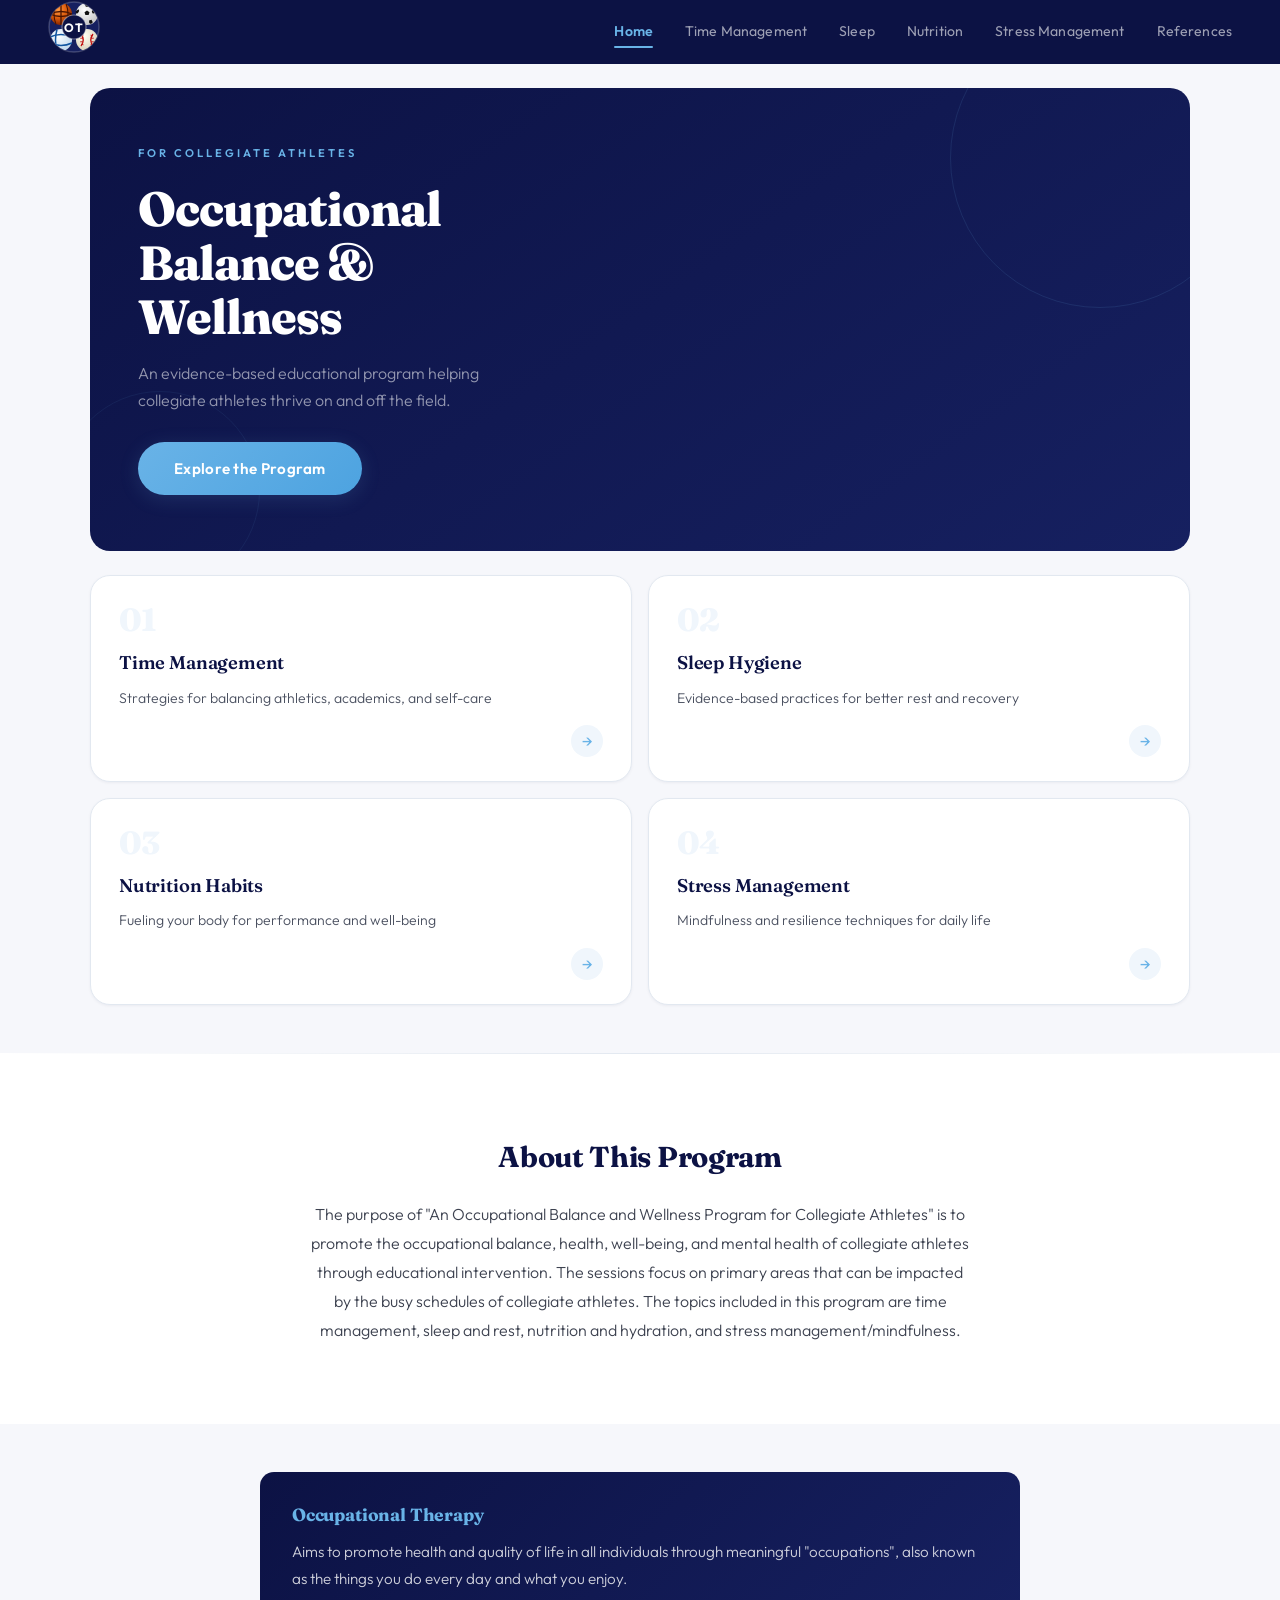
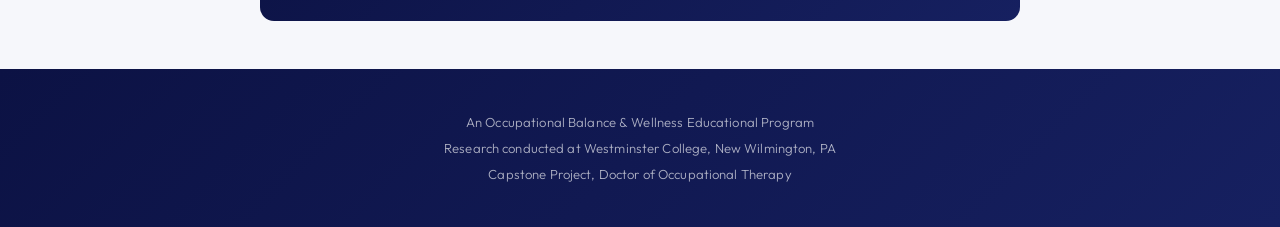
<file: index.html>
<!DOCTYPE html>
<html lang="en">
<head>
  <meta charset="UTF-8">
  <meta name="viewport" content="width=device-width, initial-scale=1.0">
  <title>Home</title>
  <link rel="preconnect" href="https://fonts.googleapis.com">
  <link rel="preconnect" href="https://fonts.gstatic.com" crossorigin>
  <link href="https://fonts.googleapis.com/css2?family=Fraunces:ital,opsz,wght@0,9..144,300;0,9..144,500;0,9..144,700;0,9..144,800;1,9..144,400&family=Outfit:wght@300;400;500;600&display=swap" rel="stylesheet">
  <link rel="stylesheet" href="styles.css">
</head>
<body>

  <!-- Navigation -->
  <nav class="navbar">
    <a href="index.html" class="site-title">
      <svg width="52" height="52" viewBox="0 0 52 52" xmlns="http://www.w3.org/2000/svg" aria-label="OT Logo">
        <defs>
          <clipPath id="cc"><circle cx="26" cy="26" r="25"/></clipPath>
          <!-- Basketball: warm orange gradient with highlight -->
          <radialGradient id="bg" cx="38%" cy="32%" r="62%" gradientUnits="objectBoundingBox">
            <stop offset="0%" stop-color="#ff9940"/>
            <stop offset="55%" stop-color="#e06010"/>
            <stop offset="100%" stop-color="#983000"/>
          </radialGradient>
          <!-- Soccer: bright white to light gray -->
          <radialGradient id="sg" cx="38%" cy="32%" r="62%" gradientUnits="objectBoundingBox">
            <stop offset="0%" stop-color="#ffffff"/>
            <stop offset="100%" stop-color="#cccccc"/>
          </radialGradient>
          <!-- Volleyball: cream-white with subtle blue tint -->
          <radialGradient id="vg" cx="38%" cy="32%" r="62%" gradientUnits="objectBoundingBox">
            <stop offset="0%" stop-color="#ffffff"/>
            <stop offset="100%" stop-color="#c8ddf0"/>
          </radialGradient>
          <!-- Baseball: off-white leather -->
          <radialGradient id="rg" cx="38%" cy="32%" r="62%" gradientUnits="objectBoundingBox">
            <stop offset="0%" stop-color="#fffff4"/>
            <stop offset="100%" stop-color="#ddd6c0"/>
          </radialGradient>
        </defs>

        <!-- Outer container -->
        <circle cx="26" cy="26" r="25" fill="#162060"/>
        <circle cx="26" cy="26" r="25" fill="none" stroke="rgba(255,255,255,0.2)" stroke-width="1.5"/>

        <g clip-path="url(#cc)">

          <!-- ── BASKETBALL (top-left, cx=13 cy=13 r=11) ── -->
          <circle cx="13" cy="13" r="11" fill="url(#bg)"/>
          <!-- Vertical seam -->
          <line x1="13" y1="2" x2="13" y2="24" stroke="#4a1400" stroke-width="1.3"/>
          <!-- Horizontal equatorial seams (double arc) -->
          <path d="M 2,13 Q 7.5,10.5 13,10.5 Q 18.5,10.5 24,13" stroke="#4a1400" stroke-width="1.3" fill="none"/>
          <path d="M 2,13 Q 7.5,15.5 13,15.5 Q 18.5,15.5 24,13" stroke="#4a1400" stroke-width="1.3" fill="none"/>
          <!-- Curved side seams -->
          <path d="M 8,2.5 Q 4,13 8,23.5" stroke="#4a1400" stroke-width="1.1" fill="none"/>
          <path d="M 18,2.5 Q 22,13 18,23.5" stroke="#4a1400" stroke-width="1.1" fill="none"/>

          <!-- ── SOCCER BALL (top-right, cx=39 cy=13 r=11) ── -->
          <circle cx="39" cy="13" r="11" fill="url(#sg)"/>
          <!-- Central black pentagon -->
          <polygon points="39,9.5 41.5,11.2 40.6,14.0 37.4,14.0 36.5,11.2" fill="#111"/>
          <!-- 5 outer black patches, evenly spaced -->
          <polygon points="39,2.2 40.8,3.8 40.2,5.8 37.8,5.8 37.2,3.8" fill="#111"/>
          <polygon points="45.8,8.2 47.5,10.5 46.2,12.5 44.4,12.2 43.8,10.0" fill="#111"/>
          <polygon points="43.5,18.8 44.8,21.2 43.0,23.0 41.2,22.0 41.0,19.5" fill="#111"/>
          <polygon points="34.5,18.8 35.0,21.2 33.0,23.0 31.2,22.0 31.5,19.5" fill="#111"/>
          <polygon points="30.5,8.2 31.2,10.0 29.8,12.2 28.0,12.5 27.5,10.5" fill="#111"/>

          <!-- ── VOLLEYBALL (bottom-left, cx=13 cy=39 r=11) ── -->
          <circle cx="13" cy="39" r="11" fill="url(#vg)"/>
          <!-- 3 curved seam bands in blue (classic volleyball look) -->
          <path d="M 2,36 Q 13,31 24,36" stroke="#1255a0" stroke-width="1.5" fill="none"/>
          <path d="M 2,42 Q 13,47 24,42" stroke="#1255a0" stroke-width="1.5" fill="none"/>
          <path d="M 9,28.5 Q 6,39 9,49.5" stroke="#1255a0" stroke-width="1.5" fill="none"/>

          <!-- ── BASEBALL (bottom-right, cx=39 cy=39 r=11) ── -->
          <circle cx="39" cy="39" r="11" fill="url(#rg)"/>
          <!-- Left stitch curve -->
          <path d="M 33,33 C 36,37 36,41 33,45" stroke="#c01010" stroke-width="1.3" fill="none"/>
          <!-- Right stitch curve -->
          <path d="M 45,33 C 42,37 42,41 45,45" stroke="#c01010" stroke-width="1.3" fill="none"/>
          <!-- Left stitch ticks -->
          <line x1="33.0" y1="34.8" x2="35.5" y2="34.2" stroke="#c01010" stroke-width="0.9"/>
          <line x1="32.2" y1="37.2" x2="34.7" y2="37.2" stroke="#c01010" stroke-width="0.9"/>
          <line x1="32.2" y1="40.8" x2="34.7" y2="40.8" stroke="#c01010" stroke-width="0.9"/>
          <line x1="33.0" y1="43.2" x2="35.5" y2="43.8" stroke="#c01010" stroke-width="0.9"/>
          <!-- Right stitch ticks -->
          <line x1="45.0" y1="34.8" x2="42.5" y2="34.2" stroke="#c01010" stroke-width="0.9"/>
          <line x1="45.8" y1="37.2" x2="43.3" y2="37.2" stroke="#c01010" stroke-width="0.9"/>
          <line x1="45.8" y1="40.8" x2="43.3" y2="40.8" stroke="#c01010" stroke-width="0.9"/>
          <line x1="45.0" y1="43.2" x2="42.5" y2="43.8" stroke="#c01010" stroke-width="0.9"/>

        </g>

        <!-- Center OT badge -->
        <circle cx="26" cy="26" r="12" fill="#0C1244"/>
        <circle cx="26" cy="26" r="12" fill="none" stroke="rgba(255,255,255,0.4)" stroke-width="1.2"/>
        <text x="26" y="30.5" text-anchor="middle" fill="white" font-size="12" font-weight="700" font-family="Outfit, sans-serif" letter-spacing="1">OT</text>
      </svg>
    </a>
    <button class="hamburger" aria-expanded="false" aria-label="Toggle navigation">
      <span></span>
      <span></span>
      <span></span>
    </button>
    <div class="nav-links">
      <a href="index.html" class="active">Home</a>
      <a href="time-management.html">Time Management</a>
      <a href="sleep-hygiene.html">Sleep</a>
      <a href="nutrition.html">Nutrition</a>
      <a href="stress-management.html">Stress Management</a>
      <a href="references.html">References</a>
    </div>
  </nav>

  <!-- Bento Hero Grid -->
  <section class="bento-hero">
    <div class="bento-grid">
      <div class="bento-main">
        <span class="bento-label">For Collegiate Athletes</span>
        <h1>Occupational<br>Balance &amp;<br>Wellness</h1>
        <p>An evidence-based educational program helping collegiate athletes thrive on and off the field.</p>
        <a href="#topics" class="btn-primary">Explore the Program</a>
        <div class="bento-main-circle bento-circle-1"></div>
        <div class="bento-main-circle bento-circle-2"></div>
      </div>
    </div>
  </section>

  <!-- Topic Cards Section -->
  <section class="topics-section" id="topics">
    <div class="topics-grid">
      <a href="time-management.html" class="topic-card">
        <span class="topic-number">01</span>
        <h3>Time Management</h3>
        <p>Strategies for balancing athletics, academics, and self-care</p>
        <span class="topic-arrow">&#8594;</span>
      </a>
      <a href="sleep-hygiene.html" class="topic-card">
        <span class="topic-number">02</span>
        <h3>Sleep Hygiene</h3>
        <p>Evidence-based practices for better rest and recovery</p>
        <span class="topic-arrow">&#8594;</span>
      </a>
      <a href="nutrition.html" class="topic-card">
        <span class="topic-number">03</span>
        <h3>Nutrition Habits</h3>
        <p>Fueling your body for performance and well-being</p>
        <span class="topic-arrow">&#8594;</span>
      </a>
      <a href="stress-management.html" class="topic-card">
        <span class="topic-number">04</span>
        <h3>Stress Management</h3>
        <p>Mindfulness and resilience techniques for daily life</p>
        <span class="topic-arrow">&#8594;</span>
      </a>
    </div>
  </section>

  <!-- About Section -->
  <section class="about-section">
    <h2>About This Program</h2>
    <p>The purpose of "An Occupational Balance and Wellness Program for Collegiate Athletes" is to promote the occupational balance, health, well-being, and mental health of collegiate athletes through educational intervention. The sessions focus on primary areas that can be impacted by the busy schedules of collegiate athletes. The topics included in this program are time management, sleep and rest, nutrition and hydration, and stress management/mindfulness.</p>
  </section>

  <!-- OT Definition -->
  <div class="ot-definition" style="margin: 48px auto 48px; max-width: 760px; padding: 28px 32px;">
    <h2>Occupational Therapy</h2>
    <p>Aims to promote health and quality of life in all individuals through meaningful "occupations", also known as the things you do every day and what you enjoy.</p>
  </div>

  <!-- Footer -->
  <footer class="footer">
    An Occupational Balance &amp; Wellness Educational Program<br>
    Research conducted at Westminster College, New Wilmington, PA<br>
    Capstone Project, Doctor of Occupational Therapy
  </footer>

  <script src="script.js"></script>
</body>
</html>
</file>
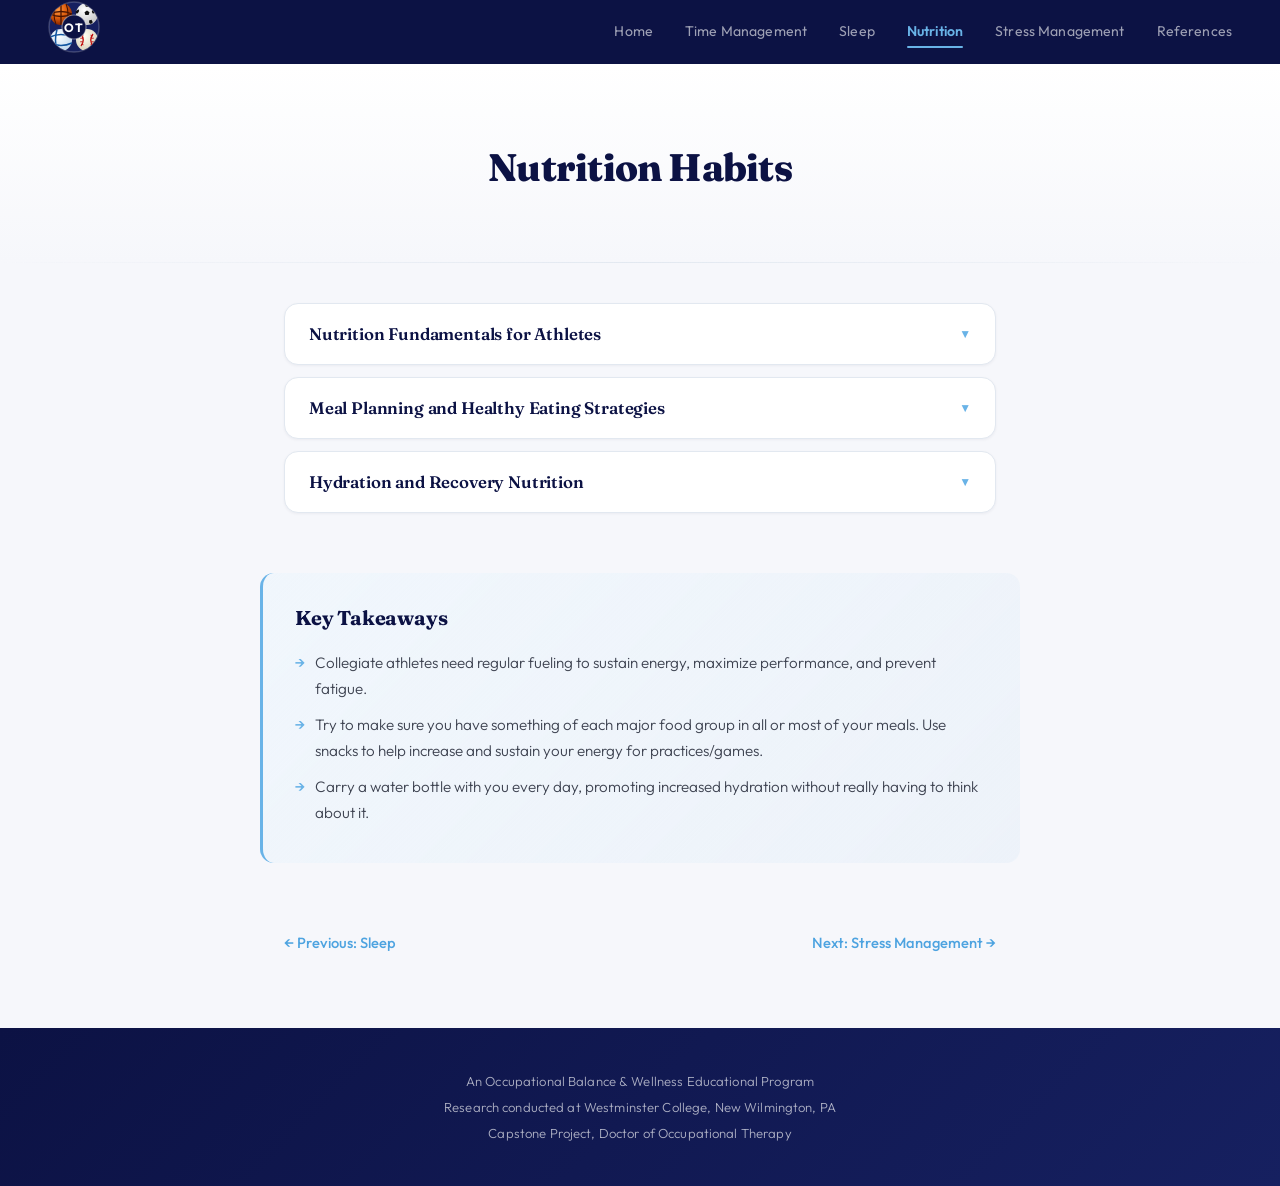
<file: nutrition.html>
<!DOCTYPE html>
<html lang="en">
<head>
  <meta charset="UTF-8">
  <meta name="viewport" content="width=device-width, initial-scale=1.0">
  <title>Nutrition Habits</title>
  <link rel="preconnect" href="https://fonts.googleapis.com">
  <link rel="preconnect" href="https://fonts.gstatic.com" crossorigin>
  <link href="https://fonts.googleapis.com/css2?family=Fraunces:ital,opsz,wght@0,9..144,300;0,9..144,500;0,9..144,700;0,9..144,800;1,9..144,400&family=Outfit:wght@300;400;500;600&display=swap" rel="stylesheet">
  <link rel="stylesheet" href="styles.css">
</head>
<body>

  <!-- Navigation -->
  <nav class="navbar">
    <a href="index.html" class="site-title">
      <svg width="52" height="52" viewBox="0 0 52 52" xmlns="http://www.w3.org/2000/svg" aria-label="OT Logo">
        <defs>
          <clipPath id="cc"><circle cx="26" cy="26" r="25"/></clipPath>
          <radialGradient id="bg" cx="38%" cy="32%" r="62%" gradientUnits="objectBoundingBox">
            <stop offset="0%" stop-color="#ff9940"/><stop offset="55%" stop-color="#e06010"/><stop offset="100%" stop-color="#983000"/>
          </radialGradient>
          <radialGradient id="sg" cx="38%" cy="32%" r="62%" gradientUnits="objectBoundingBox">
            <stop offset="0%" stop-color="#ffffff"/><stop offset="100%" stop-color="#cccccc"/>
          </radialGradient>
          <radialGradient id="vg" cx="38%" cy="32%" r="62%" gradientUnits="objectBoundingBox">
            <stop offset="0%" stop-color="#ffffff"/><stop offset="100%" stop-color="#c8ddf0"/>
          </radialGradient>
          <radialGradient id="rg" cx="38%" cy="32%" r="62%" gradientUnits="objectBoundingBox">
            <stop offset="0%" stop-color="#fffff4"/><stop offset="100%" stop-color="#ddd6c0"/>
          </radialGradient>
        </defs>
        <circle cx="26" cy="26" r="25" fill="#162060"/>
        <circle cx="26" cy="26" r="25" fill="none" stroke="rgba(255,255,255,0.2)" stroke-width="1.5"/>
        <g clip-path="url(#cc)">
          <circle cx="13" cy="13" r="11" fill="url(#bg)"/>
          <line x1="13" y1="2" x2="13" y2="24" stroke="#4a1400" stroke-width="1.3"/>
          <path d="M 2,13 Q 7.5,10.5 13,10.5 Q 18.5,10.5 24,13" stroke="#4a1400" stroke-width="1.3" fill="none"/>
          <path d="M 2,13 Q 7.5,15.5 13,15.5 Q 18.5,15.5 24,13" stroke="#4a1400" stroke-width="1.3" fill="none"/>
          <path d="M 8,2.5 Q 4,13 8,23.5" stroke="#4a1400" stroke-width="1.1" fill="none"/>
          <path d="M 18,2.5 Q 22,13 18,23.5" stroke="#4a1400" stroke-width="1.1" fill="none"/>
          <circle cx="39" cy="13" r="11" fill="url(#sg)"/>
          <polygon points="39,9.5 41.5,11.2 40.6,14.0 37.4,14.0 36.5,11.2" fill="#111"/>
          <polygon points="39,2.2 40.8,3.8 40.2,5.8 37.8,5.8 37.2,3.8" fill="#111"/>
          <polygon points="45.8,8.2 47.5,10.5 46.2,12.5 44.4,12.2 43.8,10.0" fill="#111"/>
          <polygon points="43.5,18.8 44.8,21.2 43.0,23.0 41.2,22.0 41.0,19.5" fill="#111"/>
          <polygon points="34.5,18.8 35.0,21.2 33.0,23.0 31.2,22.0 31.5,19.5" fill="#111"/>
          <polygon points="30.5,8.2 31.2,10.0 29.8,12.2 28.0,12.5 27.5,10.5" fill="#111"/>
          <circle cx="13" cy="39" r="11" fill="url(#vg)"/>
          <path d="M 2,36 Q 13,31 24,36" stroke="#1255a0" stroke-width="1.5" fill="none"/>
          <path d="M 2,42 Q 13,47 24,42" stroke="#1255a0" stroke-width="1.5" fill="none"/>
          <path d="M 9,28.5 Q 6,39 9,49.5" stroke="#1255a0" stroke-width="1.5" fill="none"/>
          <circle cx="39" cy="39" r="11" fill="url(#rg)"/>
          <path d="M 33,33 C 36,37 36,41 33,45" stroke="#c01010" stroke-width="1.3" fill="none"/>
          <path d="M 45,33 C 42,37 42,41 45,45" stroke="#c01010" stroke-width="1.3" fill="none"/>
          <line x1="33.0" y1="34.8" x2="35.5" y2="34.2" stroke="#c01010" stroke-width="0.9"/>
          <line x1="32.2" y1="37.2" x2="34.7" y2="37.2" stroke="#c01010" stroke-width="0.9"/>
          <line x1="32.2" y1="40.8" x2="34.7" y2="40.8" stroke="#c01010" stroke-width="0.9"/>
          <line x1="33.0" y1="43.2" x2="35.5" y2="43.8" stroke="#c01010" stroke-width="0.9"/>
          <line x1="45.0" y1="34.8" x2="42.5" y2="34.2" stroke="#c01010" stroke-width="0.9"/>
          <line x1="45.8" y1="37.2" x2="43.3" y2="37.2" stroke="#c01010" stroke-width="0.9"/>
          <line x1="45.8" y1="40.8" x2="43.3" y2="40.8" stroke="#c01010" stroke-width="0.9"/>
          <line x1="45.0" y1="43.2" x2="42.5" y2="43.8" stroke="#c01010" stroke-width="0.9"/>
        </g>
        <circle cx="26" cy="26" r="12" fill="#0C1244"/>
        <circle cx="26" cy="26" r="12" fill="none" stroke="rgba(255,255,255,0.4)" stroke-width="1.2"/>
        <text x="26" y="30.5" text-anchor="middle" fill="white" font-size="12" font-weight="700" font-family="Outfit, sans-serif" letter-spacing="1">OT</text>
      </svg>
    </a>
    <button class="hamburger" aria-expanded="false" aria-label="Toggle navigation">
      <span></span>
      <span></span>
      <span></span>
    </button>
    <div class="nav-links">
      <a href="index.html">Home</a>
      <a href="time-management.html">Time Management</a>
      <a href="sleep-hygiene.html">Sleep</a>
      <a href="nutrition.html" class="active">Nutrition</a>
      <a href="stress-management.html">Stress Management</a>
      <a href="references.html">References</a>
    </div>
  </nav>

  <!-- Page Header -->
  <section class="page-header">
    <h1>Nutrition Habits</h1>
  </section>

  <!-- Accordion Content -->
  <div class="accordion">
    <div class="accordion-item">
      <button class="accordion-header" aria-expanded="false" aria-controls="nh-section-1">
        <span>Nutrition Fundamentals for Athletes</span>
        <span class="chevron">▼</span>
      </button>
      <div class="accordion-body" id="nh-section-1">
        <div class="accordion-content">
          <p>As student-athletes, your daily and weekly energy expenditure is much greater than the average college student. Prioritizing balanced nutrition and hydration is vital for sustaining our energy, maximizing our performance, and preventing fatigue.</p>
          <p style="margin-top: 12px;"><strong>Energy Availability</strong> = Food Energy Intake - Energy Expenditure. Nutrition can greatly impact what our energy looks like throughout the day.</p>
          <p style="margin-top: 12px;">Symptoms that could be an indicator of low energy availability due to nutrition habits include: fatigue or feeling "sluggish," recurrent injuries, recurrent or prolonged sickness, and irritability.</p>
        </div>
      </div>
    </div>

    <div class="accordion-item">
      <button class="accordion-header" aria-expanded="false" aria-controls="nh-section-2">
        <span>Meal Planning and Healthy Eating Strategies</span>
        <span class="chevron">▼</span>
      </button>
      <div class="accordion-body" id="nh-section-2">
        <div class="accordion-content">
          <p>A balanced plate contains each of these items: Carbohydrates/Grains, Protein, Fats, and Vegetables/Fruit. Try to follow this for all 3 meals of the day.</p>
          <ul style="padding-left: 20px; margin-top: 8px;">
            <li style="margin-bottom: 6px;"><strong>Carbs/Grains:</strong> Energy and fuel to your muscles</li>
            <li style="margin-bottom: 6px;"><strong>Protein:</strong> Muscle building and repair</li>
            <li style="margin-bottom: 6px;"><strong>Fats:</strong> Energy source</li>
            <li style="margin-bottom: 6px;"><strong>Vegetables/Fruit:</strong> Vitamins and minerals for immune support</li>
          </ul>
          <img src="assets/athlete-plate.png" alt="Athlete plate guide showing balanced portions for hard training days" style="display: block; margin: 16px auto 0; max-width: 60%; border-radius: 8px;">
          <p style="margin-top: 12px;">Supplement with snacks between meals, such as fruit, protein bars, cheese sticks, etc.</p>
          <p style="margin-top: 12px;"><strong>Fueling Preparation Before a Game:</strong></p>
          <ul style="padding-left: 20px; margin-top: 8px;">
            <li style="margin-bottom: 6px;"><strong>~4 hours prior:</strong> have a full meal with carbs, moderate protein, and healthy fats</li>
            <li style="margin-bottom: 6px;"><strong>~2 hours prior:</strong> have a carb-focused snack (banana, yogurt, granola bar)</li>
            <li style="margin-bottom: 6px;"><strong>~1 hour prior:</strong> quick carbs and electrolytes (fruit snacks, sports drinks)</li>
          </ul>
          <p style="margin-top: 12px;">This schedule can help prevent fatigue by gradually introducing the nutrients needed for sustained performance throughout a game.</p>
        </div>
      </div>
    </div>

    <div class="accordion-item">
      <button class="accordion-header" aria-expanded="false" aria-controls="nh-section-3">
        <span>Hydration and Recovery Nutrition</span>
        <span class="chevron">▼</span>
      </button>
      <div class="accordion-body" id="nh-section-3">
        <div class="accordion-content">
          <p><strong>Daily Water Recommendations:</strong> Men are recommended approximately 15 cups (120 ounces) of water per day. Women are recommended approximately 11 cups (88 ounces) per day.</p>
          <ul style="padding-left: 20px; margin-top: 12px;">
            <li style="margin-bottom: 6px;">Consume more water throughout the day by carrying a water bottle.</li>
            <li style="margin-bottom: 6px;">Fruits and vegetables are an easy way to increase hydration levels.</li>
            <li style="margin-bottom: 6px;">Sports drinks are good to replenish electrolytes and sodium lost from sweating throughout a workout or practice.</li>
          </ul>
        </div>
      </div>
    </div>
  </div>

  <!-- Key Takeaways -->
  <div class="takeaways-box">
    <h2>Key Takeaways</h2>
    <ul>
      <li>Collegiate athletes need regular fueling to sustain energy, maximize performance, and prevent fatigue.</li>
      <li>Try to make sure you have something of each major food group in all or most of your meals. Use snacks to help increase and sustain your energy for practices/games.</li>
      <li>Carry a water bottle with you every day, promoting increased hydration without really having to think about it.</li>
    </ul>
  </div>

  <!-- Topic Navigation -->
  <div class="topic-nav">
    <a href="sleep-hygiene.html">← Previous: Sleep</a>
    <a href="stress-management.html">Next: Stress Management →</a>
  </div>

  <!-- Footer -->
  <footer class="footer">
    An Occupational Balance &amp; Wellness Educational Program<br>
    Research conducted at Westminster College, New Wilmington, PA<br>
    Capstone Project, Doctor of Occupational Therapy
  </footer>

  <script src="script.js"></script>
</body>
</html>
</file>
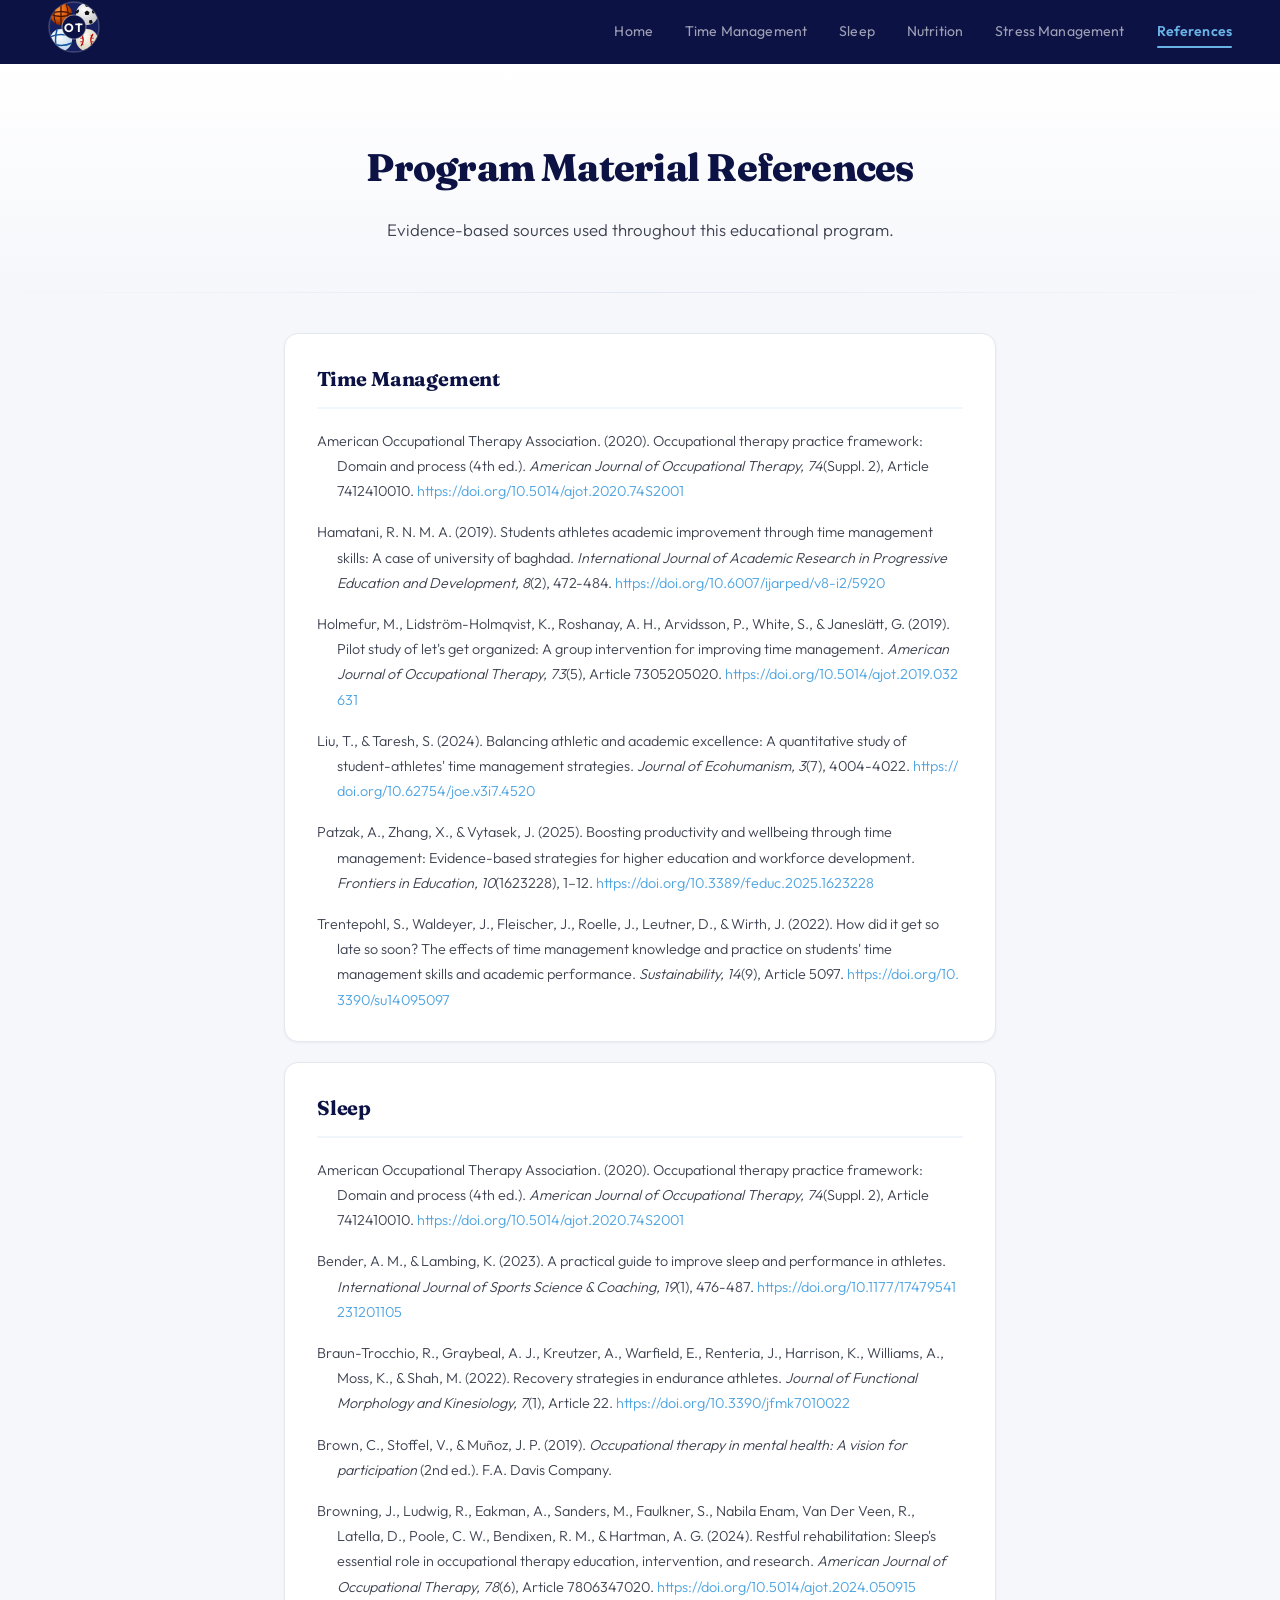
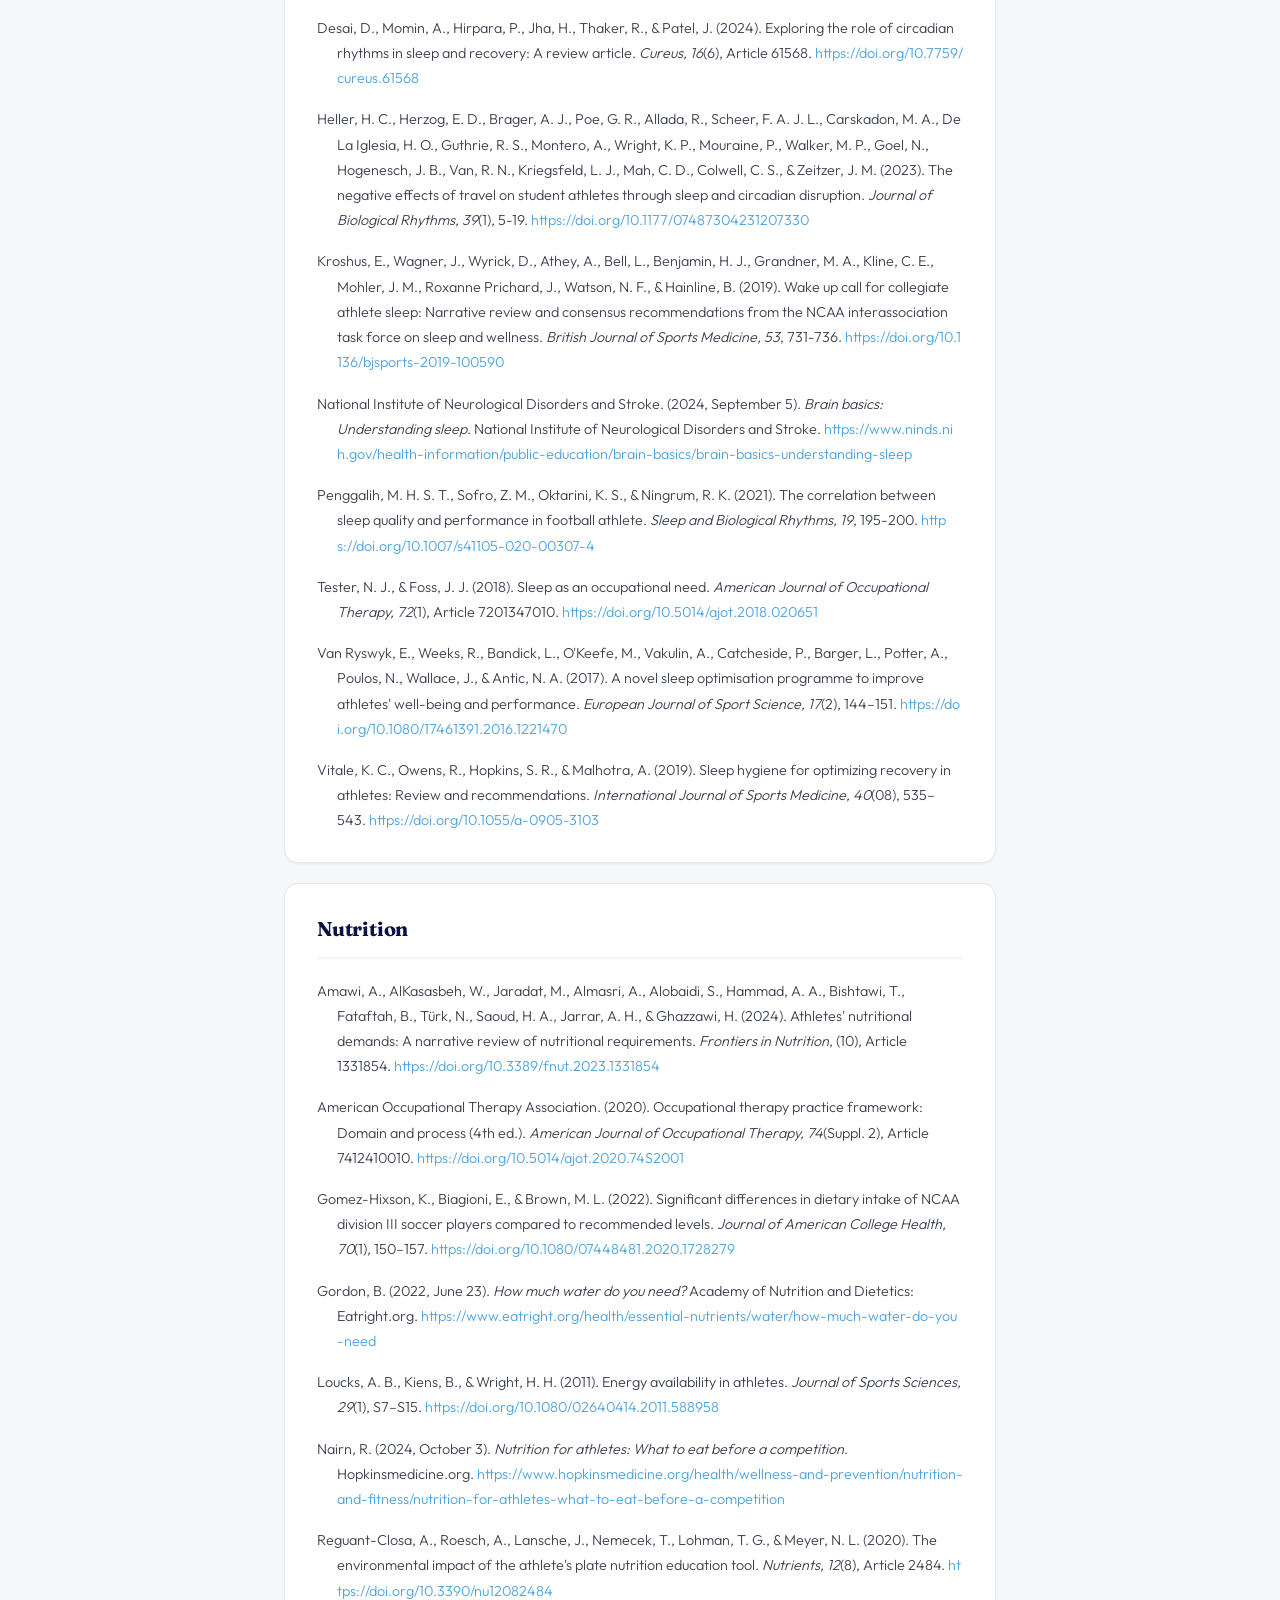
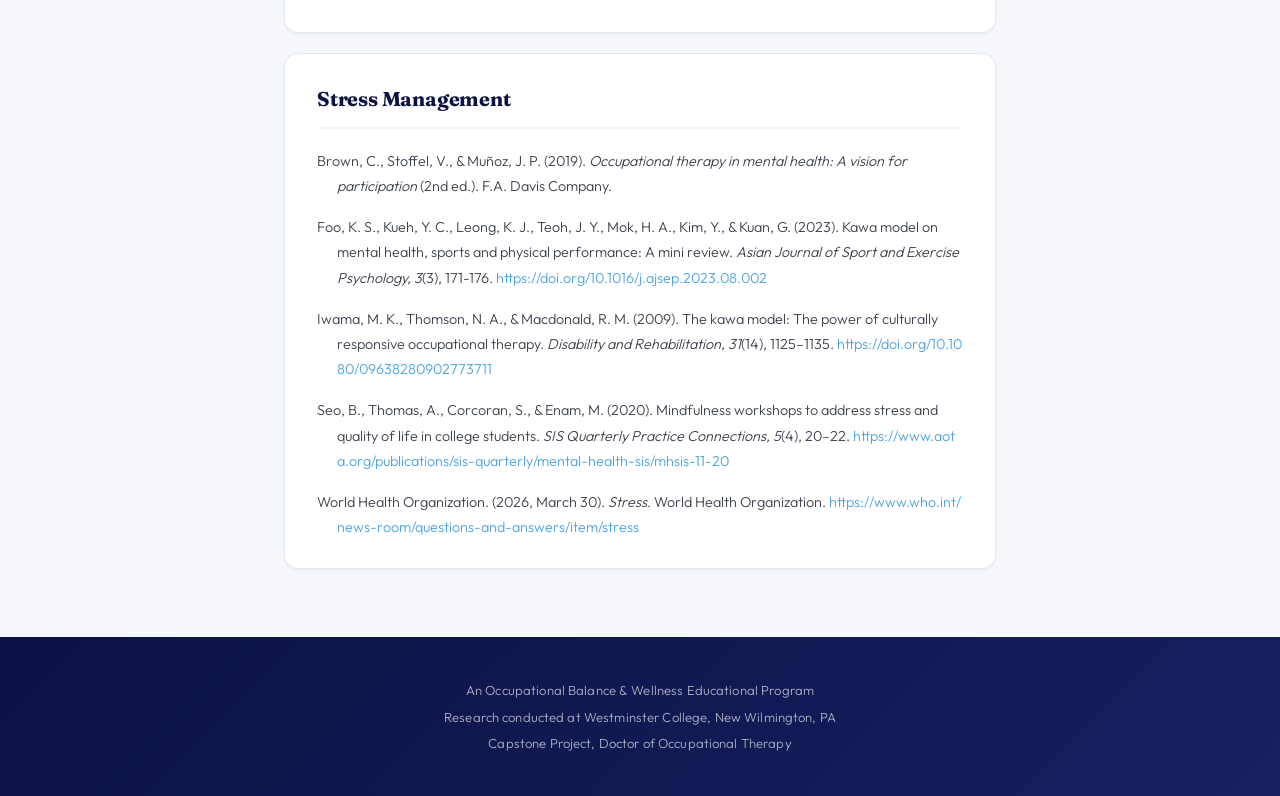
<file: references.html>
<!DOCTYPE html>
<html lang="en">
<head>
  <meta charset="UTF-8">
  <meta name="viewport" content="width=device-width, initial-scale=1.0">
  <title>References</title>
  <link rel="preconnect" href="https://fonts.googleapis.com">
  <link rel="preconnect" href="https://fonts.gstatic.com" crossorigin>
  <link href="https://fonts.googleapis.com/css2?family=Fraunces:ital,opsz,wght@0,9..144,300;0,9..144,500;0,9..144,700;0,9..144,800;1,9..144,400&family=Outfit:wght@300;400;500;600&display=swap" rel="stylesheet">
  <link rel="stylesheet" href="styles.css">
</head>
<body>

  <!-- Navigation -->
  <nav class="navbar">
    <a href="index.html" class="site-title">
      <svg width="52" height="52" viewBox="0 0 52 52" xmlns="http://www.w3.org/2000/svg" aria-label="OT Logo">
        <defs>
          <clipPath id="cc"><circle cx="26" cy="26" r="25"/></clipPath>
          <radialGradient id="bg" cx="38%" cy="32%" r="62%" gradientUnits="objectBoundingBox">
            <stop offset="0%" stop-color="#ff9940"/><stop offset="55%" stop-color="#e06010"/><stop offset="100%" stop-color="#983000"/>
          </radialGradient>
          <radialGradient id="sg" cx="38%" cy="32%" r="62%" gradientUnits="objectBoundingBox">
            <stop offset="0%" stop-color="#ffffff"/><stop offset="100%" stop-color="#cccccc"/>
          </radialGradient>
          <radialGradient id="vg" cx="38%" cy="32%" r="62%" gradientUnits="objectBoundingBox">
            <stop offset="0%" stop-color="#ffffff"/><stop offset="100%" stop-color="#c8ddf0"/>
          </radialGradient>
          <radialGradient id="rg" cx="38%" cy="32%" r="62%" gradientUnits="objectBoundingBox">
            <stop offset="0%" stop-color="#fffff4"/><stop offset="100%" stop-color="#ddd6c0"/>
          </radialGradient>
        </defs>
        <circle cx="26" cy="26" r="25" fill="#162060"/>
        <circle cx="26" cy="26" r="25" fill="none" stroke="rgba(255,255,255,0.2)" stroke-width="1.5"/>
        <g clip-path="url(#cc)">
          <circle cx="13" cy="13" r="11" fill="url(#bg)"/>
          <line x1="13" y1="2" x2="13" y2="24" stroke="#4a1400" stroke-width="1.3"/>
          <path d="M 2,13 Q 7.5,10.5 13,10.5 Q 18.5,10.5 24,13" stroke="#4a1400" stroke-width="1.3" fill="none"/>
          <path d="M 2,13 Q 7.5,15.5 13,15.5 Q 18.5,15.5 24,13" stroke="#4a1400" stroke-width="1.3" fill="none"/>
          <path d="M 8,2.5 Q 4,13 8,23.5" stroke="#4a1400" stroke-width="1.1" fill="none"/>
          <path d="M 18,2.5 Q 22,13 18,23.5" stroke="#4a1400" stroke-width="1.1" fill="none"/>
          <circle cx="39" cy="13" r="11" fill="url(#sg)"/>
          <polygon points="39,9.5 41.5,11.2 40.6,14.0 37.4,14.0 36.5,11.2" fill="#111"/>
          <polygon points="39,2.2 40.8,3.8 40.2,5.8 37.8,5.8 37.2,3.8" fill="#111"/>
          <polygon points="45.8,8.2 47.5,10.5 46.2,12.5 44.4,12.2 43.8,10.0" fill="#111"/>
          <polygon points="43.5,18.8 44.8,21.2 43.0,23.0 41.2,22.0 41.0,19.5" fill="#111"/>
          <polygon points="34.5,18.8 35.0,21.2 33.0,23.0 31.2,22.0 31.5,19.5" fill="#111"/>
          <polygon points="30.5,8.2 31.2,10.0 29.8,12.2 28.0,12.5 27.5,10.5" fill="#111"/>
          <circle cx="13" cy="39" r="11" fill="url(#vg)"/>
          <path d="M 2,36 Q 13,31 24,36" stroke="#1255a0" stroke-width="1.5" fill="none"/>
          <path d="M 2,42 Q 13,47 24,42" stroke="#1255a0" stroke-width="1.5" fill="none"/>
          <path d="M 9,28.5 Q 6,39 9,49.5" stroke="#1255a0" stroke-width="1.5" fill="none"/>
          <circle cx="39" cy="39" r="11" fill="url(#rg)"/>
          <path d="M 33,33 C 36,37 36,41 33,45" stroke="#c01010" stroke-width="1.3" fill="none"/>
          <path d="M 45,33 C 42,37 42,41 45,45" stroke="#c01010" stroke-width="1.3" fill="none"/>
          <line x1="33.0" y1="34.8" x2="35.5" y2="34.2" stroke="#c01010" stroke-width="0.9"/>
          <line x1="32.2" y1="37.2" x2="34.7" y2="37.2" stroke="#c01010" stroke-width="0.9"/>
          <line x1="32.2" y1="40.8" x2="34.7" y2="40.8" stroke="#c01010" stroke-width="0.9"/>
          <line x1="33.0" y1="43.2" x2="35.5" y2="43.8" stroke="#c01010" stroke-width="0.9"/>
          <line x1="45.0" y1="34.8" x2="42.5" y2="34.2" stroke="#c01010" stroke-width="0.9"/>
          <line x1="45.8" y1="37.2" x2="43.3" y2="37.2" stroke="#c01010" stroke-width="0.9"/>
          <line x1="45.8" y1="40.8" x2="43.3" y2="40.8" stroke="#c01010" stroke-width="0.9"/>
          <line x1="45.0" y1="43.2" x2="42.5" y2="43.8" stroke="#c01010" stroke-width="0.9"/>
        </g>
        <circle cx="26" cy="26" r="12" fill="#0C1244"/>
        <circle cx="26" cy="26" r="12" fill="none" stroke="rgba(255,255,255,0.4)" stroke-width="1.2"/>
        <text x="26" y="30.5" text-anchor="middle" fill="white" font-size="12" font-weight="700" font-family="Outfit, sans-serif" letter-spacing="1">OT</text>
      </svg>
    </a>
    <button class="hamburger" aria-expanded="false" aria-label="Toggle navigation">
      <span></span>
      <span></span>
      <span></span>
    </button>
    <div class="nav-links">
      <a href="index.html">Home</a>
      <a href="time-management.html">Time Management</a>
      <a href="sleep-hygiene.html">Sleep</a>
      <a href="nutrition.html">Nutrition</a>
      <a href="stress-management.html">Stress Management</a>
      <a href="references.html" class="active">References</a>
    </div>
  </nav>

  <!-- Page Header -->
  <section class="page-header">
    <h1>Program Material References</h1>
    <p>Evidence-based sources used throughout this educational program.</p>
  </section>

  <!-- References Content -->
  <div class="references-container">

    <!-- Time Management -->
    <div class="references-category">
      <h2>Time Management</h2>
      <ul class="references-list">
        <li>American Occupational Therapy Association. (2020). Occupational therapy practice framework: Domain and process (4th ed.). <em>American Journal of Occupational Therapy, 74</em>(Suppl. 2), Article 7412410010. <a href="https://doi.org/10.5014/ajot.2020.74S2001" target="_blank" rel="noopener">https://doi.org/10.5014/ajot.2020.74S2001</a></li>
        <li>Hamatani, R. N. M. A. (2019). Students athletes academic improvement through time management skills: A case of university of baghdad. <em>International Journal of Academic Research in Progressive Education and Development, 8</em>(2), 472-484. <a href="https://doi.org/10.6007/ijarped/v8-i2/5920" target="_blank" rel="noopener">https://doi.org/10.6007/ijarped/v8-i2/5920</a></li>
        <li>Holmefur, M., Lidstr&ouml;m-Holmqvist, K., Roshanay, A. H., Arvidsson, P., White, S., &amp; Janesl&auml;tt, G. (2019). Pilot study of let's get organized: A group intervention for improving time management. <em>American Journal of Occupational Therapy, 73</em>(5), Article 7305205020. <a href="https://doi.org/10.5014/ajot.2019.032631" target="_blank" rel="noopener">https://doi.org/10.5014/ajot.2019.032631</a></li>
        <li>Liu, T., &amp; Taresh, S. (2024). Balancing athletic and academic excellence: A quantitative study of student-athletes' time management strategies. <em>Journal of Ecohumanism, 3</em>(7), 4004-4022. <a href="https://doi.org/10.62754/joe.v3i7.4520" target="_blank" rel="noopener">https://doi.org/10.62754/joe.v3i7.4520</a></li>
        <li>Patzak, A., Zhang, X., &amp; Vytasek, J. (2025). Boosting productivity and wellbeing through time management: Evidence-based strategies for higher education and workforce development. <em>Frontiers in Education, 10</em>(1623228), 1&ndash;12. <a href="https://doi.org/10.3389/feduc.2025.1623228" target="_blank" rel="noopener">https://doi.org/10.3389/feduc.2025.1623228</a></li>
        <li>Trentepohl, S., Waldeyer, J., Fleischer, J., Roelle, J., Leutner, D., &amp; Wirth, J. (2022). How did it get so late so soon? The effects of time management knowledge and practice on students' time management skills and academic performance. <em>Sustainability, 14</em>(9), Article 5097. <a href="https://doi.org/10.3390/su14095097" target="_blank" rel="noopener">https://doi.org/10.3390/su14095097</a></li>
      </ul>
    </div>

    <!-- Sleep -->
    <div class="references-category">
      <h2>Sleep</h2>
      <ul class="references-list">
        <li>American Occupational Therapy Association. (2020). Occupational therapy practice framework: Domain and process (4th ed.). <em>American Journal of Occupational Therapy, 74</em>(Suppl. 2), Article 7412410010. <a href="https://doi.org/10.5014/ajot.2020.74S2001" target="_blank" rel="noopener">https://doi.org/10.5014/ajot.2020.74S2001</a></li>
        <li>Bender, A. M., &amp; Lambing, K. (2023). A practical guide to improve sleep and performance in athletes. <em>International Journal of Sports Science &amp; Coaching, 19</em>(1), 476-487. <a href="https://doi.org/10.1177/17479541231201105" target="_blank" rel="noopener">https://doi.org/10.1177/17479541231201105</a></li>
        <li>Braun-Trocchio, R., Graybeal, A. J., Kreutzer, A., Warfield, E., Renteria, J., Harrison, K., Williams, A., Moss, K., &amp; Shah, M. (2022). Recovery strategies in endurance athletes. <em>Journal of Functional Morphology and Kinesiology, 7</em>(1), Article 22. <a href="https://doi.org/10.3390/jfmk7010022" target="_blank" rel="noopener">https://doi.org/10.3390/jfmk7010022</a></li>
        <li>Brown, C., Stoffel, V., &amp; Mu&ntilde;oz, J. P. (2019). <em>Occupational therapy in mental health: A vision for participation</em> (2nd ed.). F.A. Davis Company.</li>
        <li>Browning, J., Ludwig, R., Eakman, A., Sanders, M., Faulkner, S., Nabila Enam, Van Der Veen, R., Latella, D., Poole, C. W., Bendixen, R. M., &amp; Hartman, A. G. (2024). Restful rehabilitation: Sleep's essential role in occupational therapy education, intervention, and research. <em>American Journal of Occupational Therapy, 78</em>(6), Article 7806347020. <a href="https://doi.org/10.5014/ajot.2024.050915" target="_blank" rel="noopener">https://doi.org/10.5014/ajot.2024.050915</a></li>
        <li>Desai, D., Momin, A., Hirpara, P., Jha, H., Thaker, R., &amp; Patel, J. (2024). Exploring the role of circadian rhythms in sleep and recovery: A review article. <em>Cureus, 16</em>(6), Article 61568. <a href="https://doi.org/10.7759/cureus.61568" target="_blank" rel="noopener">https://doi.org/10.7759/cureus.61568</a></li>
        <li>Heller, H. C., Herzog, E. D., Brager, A. J., Poe, G. R., Allada, R., Scheer, F. A. J. L., Carskadon, M. A., De La Iglesia, H. O., Guthrie, R. S., Montero, A., Wright, K. P., Mouraine, P., Walker, M. P., Goel, N., Hogenesch, J. B., Van, R. N., Kriegsfeld, L. J., Mah, C. D., Colwell, C. S., &amp; Zeitzer, J. M. (2023). The negative effects of travel on student athletes through sleep and circadian disruption. <em>Journal of Biological Rhythms, 39</em>(1), 5-19. <a href="https://doi.org/10.1177/07487304231207330" target="_blank" rel="noopener">https://doi.org/10.1177/07487304231207330</a></li>
        <li>Kroshus, E., Wagner, J., Wyrick, D., Athey, A., Bell, L., Benjamin, H. J., Grandner, M. A., Kline, C. E., Mohler, J. M., Roxanne Prichard, J., Watson, N. F., &amp; Hainline, B. (2019). Wake up call for collegiate athlete sleep: Narrative review and consensus recommendations from the NCAA interassociation task force on sleep and wellness. <em>British Journal of Sports Medicine, 53</em>, 731-736. <a href="https://doi.org/10.1136/bjsports-2019-100590" target="_blank" rel="noopener">https://doi.org/10.1136/bjsports-2019-100590</a></li>
        <li>National Institute of Neurological Disorders and Stroke. (2024, September 5). <em>Brain basics: Understanding sleep</em>. National Institute of Neurological Disorders and Stroke. <a href="https://www.ninds.nih.gov/health-information/public-education/brain-basics/brain-basics-understanding-sleep" target="_blank" rel="noopener">https://www.ninds.nih.gov/health-information/public-education/brain-basics/brain-basics-understanding-sleep</a></li>
        <li>Penggalih, M. H. S. T., Sofro, Z. M., Oktarini, K. S., &amp; Ningrum, R. K. (2021). The correlation between sleep quality and performance in football athlete. <em>Sleep and Biological Rhythms, 19</em>, 195-200. <a href="https://doi.org/10.1007/s41105-020-00307-4" target="_blank" rel="noopener">https://doi.org/10.1007/s41105-020-00307-4</a></li>
        <li>Tester, N. J., &amp; Foss, J. J. (2018). Sleep as an occupational need. <em>American Journal of Occupational Therapy, 72</em>(1), Article 7201347010. <a href="https://doi.org/10.5014/ajot.2018.020651" target="_blank" rel="noopener">https://doi.org/10.5014/ajot.2018.020651</a></li>
        <li>Van Ryswyk, E., Weeks, R., Bandick, L., O'Keefe, M., Vakulin, A., Catcheside, P., Barger, L., Potter, A., Poulos, N., Wallace, J., &amp; Antic, N. A. (2017). A novel sleep optimisation programme to improve athletes' well-being and performance. <em>European Journal of Sport Science, 17</em>(2), 144&ndash;151. <a href="https://doi.org/10.1080/17461391.2016.1221470" target="_blank" rel="noopener">https://doi.org/10.1080/17461391.2016.1221470</a></li>
        <li>Vitale, K. C., Owens, R., Hopkins, S. R., &amp; Malhotra, A. (2019). Sleep hygiene for optimizing recovery in athletes: Review and recommendations. <em>International Journal of Sports Medicine, 40</em>(08), 535&ndash;543. <a href="https://doi.org/10.1055/a-0905-3103" target="_blank" rel="noopener">https://doi.org/10.1055/a-0905-3103</a></li>
      </ul>
    </div>

    <!-- Nutrition -->
    <div class="references-category">
      <h2>Nutrition</h2>
      <ul class="references-list">
        <li>Amawi, A., AlKasasbeh, W., Jaradat, M., Almasri, A., Alobaidi, S., Hammad, A. A., Bishtawi, T., Fataftah, B., T&uuml;rk, N., Saoud, H. A., Jarrar, A. H., &amp; Ghazzawi, H. (2024). Athletes' nutritional demands: A narrative review of nutritional requirements. <em>Frontiers in Nutrition</em>, (10), Article 1331854. <a href="https://doi.org/10.3389/fnut.2023.1331854" target="_blank" rel="noopener">https://doi.org/10.3389/fnut.2023.1331854</a></li>
        <li>American Occupational Therapy Association. (2020). Occupational therapy practice framework: Domain and process (4th ed.). <em>American Journal of Occupational Therapy, 74</em>(Suppl. 2), Article 7412410010. <a href="https://doi.org/10.5014/ajot.2020.74S2001" target="_blank" rel="noopener">https://doi.org/10.5014/ajot.2020.74S2001</a></li>
        <li>Gomez-Hixson, K., Biagioni, E., &amp; Brown, M. L. (2022). Significant differences in dietary intake of NCAA division III soccer players compared to recommended levels. <em>Journal of American College Health, 70</em>(1), 150&ndash;157. <a href="https://doi.org/10.1080/07448481.2020.1728279" target="_blank" rel="noopener">https://doi.org/10.1080/07448481.2020.1728279</a></li>
        <li>Gordon, B. (2022, June 23). <em>How much water do you need?</em> Academy of Nutrition and Dietetics: Eatright.org. <a href="https://www.eatright.org/health/essential-nutrients/water/how-much-water-do-you-need" target="_blank" rel="noopener">https://www.eatright.org/health/essential-nutrients/water/how-much-water-do-you-need</a></li>
        <li>Loucks, A. B., Kiens, B., &amp; Wright, H. H. (2011). Energy availability in athletes. <em>Journal of Sports Sciences, 29</em>(1), S7&ndash;S15. <a href="https://doi.org/10.1080/02640414.2011.588958" target="_blank" rel="noopener">https://doi.org/10.1080/02640414.2011.588958</a></li>
        <li>Nairn, R. (2024, October 3). <em>Nutrition for athletes: What to eat before a competition</em>. Hopkinsmedicine.org. <a href="https://www.hopkinsmedicine.org/health/wellness-and-prevention/nutrition-and-fitness/nutrition-for-athletes-what-to-eat-before-a-competition" target="_blank" rel="noopener">https://www.hopkinsmedicine.org/health/wellness-and-prevention/nutrition-and-fitness/nutrition-for-athletes-what-to-eat-before-a-competition</a></li>
        <li>Reguant-Closa, A., Roesch, A., Lansche, J., Nemecek, T., Lohman, T. G., &amp; Meyer, N. L. (2020). The environmental impact of the athlete's plate nutrition education tool. <em>Nutrients, 12</em>(8), Article 2484. <a href="https://doi.org/10.3390/nu12082484" target="_blank" rel="noopener">https://doi.org/10.3390/nu12082484</a></li>
      </ul>
    </div>

    <!-- Stress Management -->
    <div class="references-category">
      <h2>Stress Management</h2>
      <ul class="references-list">
        <li>Brown, C., Stoffel, V., &amp; Mu&ntilde;oz, J. P. (2019). <em>Occupational therapy in mental health: A vision for participation</em> (2nd ed.). F.A. Davis Company.</li>
        <li>Foo, K. S., Kueh, Y. C., Leong, K. J., Teoh, J. Y., Mok, H. A., Kim, Y., &amp; Kuan, G. (2023). Kawa model on mental health, sports and physical performance: A mini review. <em>Asian Journal of Sport and Exercise Psychology, 3</em>(3), 171-176. <a href="https://doi.org/10.1016/j.ajsep.2023.08.002" target="_blank" rel="noopener">https://doi.org/10.1016/j.ajsep.2023.08.002</a></li>
        <li>Iwama, M. K., Thomson, N. A., &amp; Macdonald, R. M. (2009). The kawa model: The power of culturally responsive occupational therapy. <em>Disability and Rehabilitation, 31</em>(14), 1125&ndash;1135. <a href="https://doi.org/10.1080/09638280902773711" target="_blank" rel="noopener">https://doi.org/10.1080/09638280902773711</a></li>
        <li>Seo, B., Thomas, A., Corcoran, S., &amp; Enam, M. (2020). Mindfulness workshops to address stress and quality of life in college students. <em>SIS Quarterly Practice Connections, 5</em>(4), 20&ndash;22. <a href="https://www.aota.org/publications/sis-quarterly/mental-health-sis/mhsis-11-20" target="_blank" rel="noopener">https://www.aota.org/publications/sis-quarterly/mental-health-sis/mhsis-11-20</a></li>
        <li>World Health Organization. (2026, March 30). <em>Stress</em>. World Health Organization. <a href="https://www.who.int/news-room/questions-and-answers/item/stress" target="_blank" rel="noopener">https://www.who.int/news-room/questions-and-answers/item/stress</a></li>
      </ul>
    </div>

  </div>

  <!-- Footer -->
  <footer class="footer">
    An Occupational Balance &amp; Wellness Educational Program<br>
    Research conducted at Westminster College, New Wilmington, PA<br>
    Capstone Project, Doctor of Occupational Therapy
  </footer>

  <script src="script.js"></script>
</body>
</html>
</file>
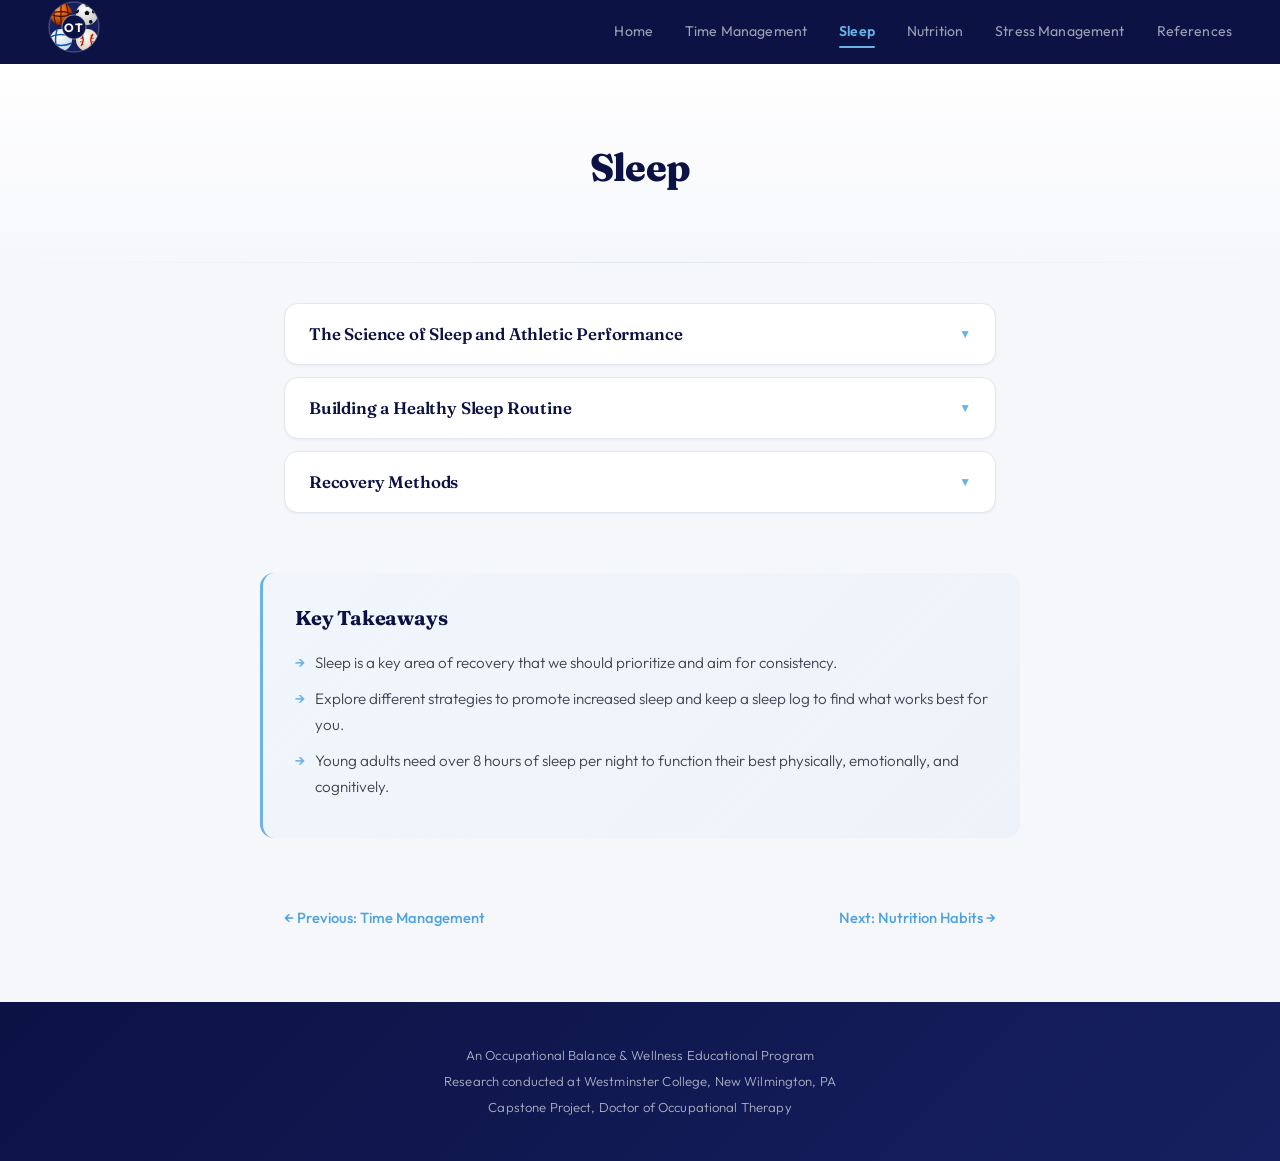
<file: sleep-hygiene.html>
<!DOCTYPE html>
<html lang="en">
<head>
  <meta charset="UTF-8">
  <meta name="viewport" content="width=device-width, initial-scale=1.0">
  <title>Sleep</title>
  <link rel="preconnect" href="https://fonts.googleapis.com">
  <link rel="preconnect" href="https://fonts.gstatic.com" crossorigin>
  <link href="https://fonts.googleapis.com/css2?family=Fraunces:ital,opsz,wght@0,9..144,300;0,9..144,500;0,9..144,700;0,9..144,800;1,9..144,400&family=Outfit:wght@300;400;500;600&display=swap" rel="stylesheet">
  <link rel="stylesheet" href="styles.css">
</head>
<body>

  <!-- Navigation -->
  <nav class="navbar">
    <a href="index.html" class="site-title">
      <svg width="52" height="52" viewBox="0 0 52 52" xmlns="http://www.w3.org/2000/svg" aria-label="OT Logo">
        <defs>
          <clipPath id="cc"><circle cx="26" cy="26" r="25"/></clipPath>
          <radialGradient id="bg" cx="38%" cy="32%" r="62%" gradientUnits="objectBoundingBox">
            <stop offset="0%" stop-color="#ff9940"/><stop offset="55%" stop-color="#e06010"/><stop offset="100%" stop-color="#983000"/>
          </radialGradient>
          <radialGradient id="sg" cx="38%" cy="32%" r="62%" gradientUnits="objectBoundingBox">
            <stop offset="0%" stop-color="#ffffff"/><stop offset="100%" stop-color="#cccccc"/>
          </radialGradient>
          <radialGradient id="vg" cx="38%" cy="32%" r="62%" gradientUnits="objectBoundingBox">
            <stop offset="0%" stop-color="#ffffff"/><stop offset="100%" stop-color="#c8ddf0"/>
          </radialGradient>
          <radialGradient id="rg" cx="38%" cy="32%" r="62%" gradientUnits="objectBoundingBox">
            <stop offset="0%" stop-color="#fffff4"/><stop offset="100%" stop-color="#ddd6c0"/>
          </radialGradient>
        </defs>
        <circle cx="26" cy="26" r="25" fill="#162060"/>
        <circle cx="26" cy="26" r="25" fill="none" stroke="rgba(255,255,255,0.2)" stroke-width="1.5"/>
        <g clip-path="url(#cc)">
          <circle cx="13" cy="13" r="11" fill="url(#bg)"/>
          <line x1="13" y1="2" x2="13" y2="24" stroke="#4a1400" stroke-width="1.3"/>
          <path d="M 2,13 Q 7.5,10.5 13,10.5 Q 18.5,10.5 24,13" stroke="#4a1400" stroke-width="1.3" fill="none"/>
          <path d="M 2,13 Q 7.5,15.5 13,15.5 Q 18.5,15.5 24,13" stroke="#4a1400" stroke-width="1.3" fill="none"/>
          <path d="M 8,2.5 Q 4,13 8,23.5" stroke="#4a1400" stroke-width="1.1" fill="none"/>
          <path d="M 18,2.5 Q 22,13 18,23.5" stroke="#4a1400" stroke-width="1.1" fill="none"/>
          <circle cx="39" cy="13" r="11" fill="url(#sg)"/>
          <polygon points="39,9.5 41.5,11.2 40.6,14.0 37.4,14.0 36.5,11.2" fill="#111"/>
          <polygon points="39,2.2 40.8,3.8 40.2,5.8 37.8,5.8 37.2,3.8" fill="#111"/>
          <polygon points="45.8,8.2 47.5,10.5 46.2,12.5 44.4,12.2 43.8,10.0" fill="#111"/>
          <polygon points="43.5,18.8 44.8,21.2 43.0,23.0 41.2,22.0 41.0,19.5" fill="#111"/>
          <polygon points="34.5,18.8 35.0,21.2 33.0,23.0 31.2,22.0 31.5,19.5" fill="#111"/>
          <polygon points="30.5,8.2 31.2,10.0 29.8,12.2 28.0,12.5 27.5,10.5" fill="#111"/>
          <circle cx="13" cy="39" r="11" fill="url(#vg)"/>
          <path d="M 2,36 Q 13,31 24,36" stroke="#1255a0" stroke-width="1.5" fill="none"/>
          <path d="M 2,42 Q 13,47 24,42" stroke="#1255a0" stroke-width="1.5" fill="none"/>
          <path d="M 9,28.5 Q 6,39 9,49.5" stroke="#1255a0" stroke-width="1.5" fill="none"/>
          <circle cx="39" cy="39" r="11" fill="url(#rg)"/>
          <path d="M 33,33 C 36,37 36,41 33,45" stroke="#c01010" stroke-width="1.3" fill="none"/>
          <path d="M 45,33 C 42,37 42,41 45,45" stroke="#c01010" stroke-width="1.3" fill="none"/>
          <line x1="33.0" y1="34.8" x2="35.5" y2="34.2" stroke="#c01010" stroke-width="0.9"/>
          <line x1="32.2" y1="37.2" x2="34.7" y2="37.2" stroke="#c01010" stroke-width="0.9"/>
          <line x1="32.2" y1="40.8" x2="34.7" y2="40.8" stroke="#c01010" stroke-width="0.9"/>
          <line x1="33.0" y1="43.2" x2="35.5" y2="43.8" stroke="#c01010" stroke-width="0.9"/>
          <line x1="45.0" y1="34.8" x2="42.5" y2="34.2" stroke="#c01010" stroke-width="0.9"/>
          <line x1="45.8" y1="37.2" x2="43.3" y2="37.2" stroke="#c01010" stroke-width="0.9"/>
          <line x1="45.8" y1="40.8" x2="43.3" y2="40.8" stroke="#c01010" stroke-width="0.9"/>
          <line x1="45.0" y1="43.2" x2="42.5" y2="43.8" stroke="#c01010" stroke-width="0.9"/>
        </g>
        <circle cx="26" cy="26" r="12" fill="#0C1244"/>
        <circle cx="26" cy="26" r="12" fill="none" stroke="rgba(255,255,255,0.4)" stroke-width="1.2"/>
        <text x="26" y="30.5" text-anchor="middle" fill="white" font-size="12" font-weight="700" font-family="Outfit, sans-serif" letter-spacing="1">OT</text>
      </svg>
    </a>
    <button class="hamburger" aria-expanded="false" aria-label="Toggle navigation">
      <span></span>
      <span></span>
      <span></span>
    </button>
    <div class="nav-links">
      <a href="index.html">Home</a>
      <a href="time-management.html">Time Management</a>
      <a href="sleep-hygiene.html" class="active">Sleep</a>
      <a href="nutrition.html">Nutrition</a>
      <a href="stress-management.html">Stress Management</a>
      <a href="references.html">References</a>
    </div>
  </nav>

  <!-- Page Header -->
  <section class="page-header">
    <h1>Sleep</h1>
  </section>

  <!-- Accordion Content -->
  <div class="accordion">
    <div class="accordion-item">
      <button class="accordion-header" aria-expanded="false" aria-controls="sh-section-1">
        <span>The Science of Sleep and Athletic Performance</span>
        <span class="chevron">▼</span>
      </button>
      <div class="accordion-body" id="sh-section-1">
        <div class="accordion-content">
          <p>Sleep/rest is an activity that supports active engagement and participation in your daily life. It is the primary time for mental and physical restoration related to replenishing energy, while reducing inflammation and stress.</p>
          <p style="margin-top: 12px;">Young adults need over 8 hours of sleep per night to function their best physically, emotionally, and cognitively.</p>
          <p style="margin-top: 12px;">During sleep, the following occur: muscle building/body repair, immune system boosting, brain debris clearing/memory consolidation, and emotion resetting.</p>
          <p style="margin-top: 12px;"><strong>Sleep &amp; Physical Health:</strong> Poor sleep is associated with delayed response/reaction time, fatigue, and poor decision-making. Athletes who are sleep deprived are at an increased risk for injury and delayed recovery following injuries. Muscle recovery happens during sleep.</p>
          <p style="margin-top: 12px;"><strong>Sleep &amp; Mental Health:</strong> Sleep deprivation can lead to irritability. The REM stage of sleep plays a role in how we process our emotions and mood.</p>
          <p style="margin-top: 12px;"><strong>Sleep &amp; Cognition/Academics:</strong> Memory consolidation occurs during REM sleep, organizing what new learning to keep and what should be deleted. Sleep deprivation impairs cognitive performance and has been linked to lower grades.</p>
        </div>
      </div>
    </div>

    <div class="accordion-item">
      <button class="accordion-header" aria-expanded="false" aria-controls="sh-section-2">
        <span>Building a Healthy Sleep Routine</span>
        <span class="chevron">▼</span>
      </button>
      <div class="accordion-body" id="sh-section-2">
        <div class="accordion-content">
          <p><strong>Sleep Recommendations:</strong></p>
          <ol style="padding-left: 20px; margin-top: 8px;">
            <li style="margin-bottom: 8px;">Try to maintain a regular sleep schedule every day of the week. While this is not always possible, you can establish a night routine that can be followed regularly.</li>
            <li style="margin-bottom: 8px;">Try to avoid bright, blue light before bed because it can delay your ability to fall asleep.</li>
            <li style="margin-bottom: 8px;">Try to avoid caffeine at least 6 hours before bed.</li>
            <li style="margin-bottom: 8px;">If you feel sleep-deprived, short-duration naps throughout the day can be beneficial. However, if you typically have trouble falling asleep, you may want to avoid naps.</li>
            <li style="margin-bottom: 8px;">Try to avoid completing homework/studying while sitting in your bed.</li>
          </ol>
          <p style="margin-top: 12px;"><strong>Relaxation Methods for Sleep:</strong> Deep-breathing (Box Breathing Method, Diaphragmatic Breathing), Meditation (self-led or using a guided video), and Journaling (gratitude journaling/brain-dump your day). These can help us to reset our nervous systems and work out of that "fight or flight" state.</p>
        </div>
      </div>
    </div>

    <div class="accordion-item">
      <button class="accordion-header" aria-expanded="false" aria-controls="sh-section-3">
        <span>Recovery Methods</span>
        <span class="chevron">▼</span>
      </button>
      <div class="accordion-body" id="sh-section-3">
        <div class="accordion-content">
          <p><strong>Primary Recovery Methods:</strong> Sleep/Rest and Nutrition/Hydration.</p>
          <p style="margin-top: 12px;"><strong>Additional Recovery Methods:</strong></p>
          <ul style="padding-left: 20px; margin-top: 8px;">
            <li style="margin-bottom: 6px;">Cryotherapy, including ice/ice baths</li>
            <li style="margin-bottom: 6px;">Manual Therapy, including foam rolling, massage, and compression</li>
            <li style="margin-bottom: 6px;">Stretching, including static, dynamic, and bands</li>
            <li style="margin-bottom: 6px;">Low-Intensity Exercise, including walking and cycling</li>
          </ul>
        </div>
      </div>
    </div>
  </div>

  <!-- Key Takeaways -->
  <div class="takeaways-box">
    <h2>Key Takeaways</h2>
    <ul>
      <li>Sleep is a key area of recovery that we should prioritize and aim for consistency.</li>
      <li>Explore different strategies to promote increased sleep and keep a sleep log to find what works best for you.</li>
      <li>Young adults need over 8 hours of sleep per night to function their best physically, emotionally, and cognitively.</li>
    </ul>
  </div>

  <!-- Topic Navigation -->
  <div class="topic-nav">
    <a href="time-management.html">← Previous: Time Management</a>
    <a href="nutrition.html">Next: Nutrition Habits →</a>
  </div>

  <!-- Footer -->
  <footer class="footer">
    An Occupational Balance &amp; Wellness Educational Program<br>
    Research conducted at Westminster College, New Wilmington, PA<br>
    Capstone Project, Doctor of Occupational Therapy
  </footer>

  <script src="script.js"></script>
</body>
</html>
</file>
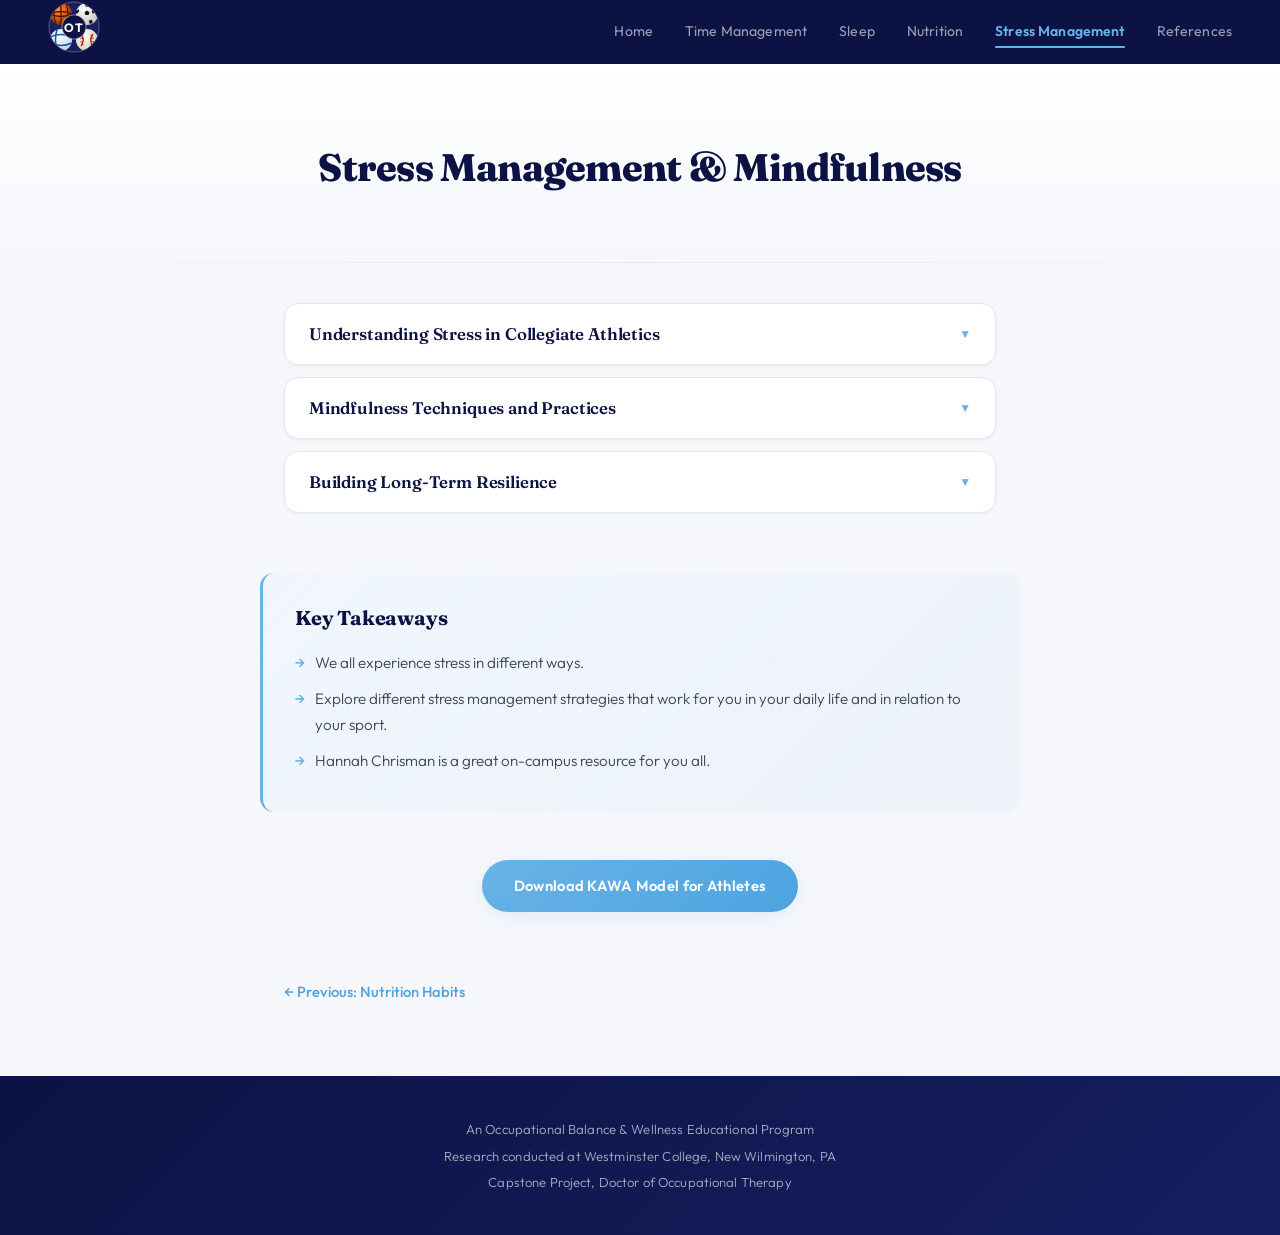
<file: stress-management.html>
<!DOCTYPE html>
<html lang="en">
<head>
  <meta charset="UTF-8">
  <meta name="viewport" content="width=device-width, initial-scale=1.0">
  <title>Stress Management</title>
  <link rel="preconnect" href="https://fonts.googleapis.com">
  <link rel="preconnect" href="https://fonts.gstatic.com" crossorigin>
  <link href="https://fonts.googleapis.com/css2?family=Fraunces:ital,opsz,wght@0,9..144,300;0,9..144,500;0,9..144,700;0,9..144,800;1,9..144,400&family=Outfit:wght@300;400;500;600&display=swap" rel="stylesheet">
  <link rel="stylesheet" href="styles.css">
</head>
<body>

  <!-- Navigation -->
  <nav class="navbar">
    <a href="index.html" class="site-title">
      <svg width="52" height="52" viewBox="0 0 52 52" xmlns="http://www.w3.org/2000/svg" aria-label="OT Logo">
        <defs>
          <clipPath id="cc"><circle cx="26" cy="26" r="25"/></clipPath>
          <radialGradient id="bg" cx="38%" cy="32%" r="62%" gradientUnits="objectBoundingBox">
            <stop offset="0%" stop-color="#ff9940"/><stop offset="55%" stop-color="#e06010"/><stop offset="100%" stop-color="#983000"/>
          </radialGradient>
          <radialGradient id="sg" cx="38%" cy="32%" r="62%" gradientUnits="objectBoundingBox">
            <stop offset="0%" stop-color="#ffffff"/><stop offset="100%" stop-color="#cccccc"/>
          </radialGradient>
          <radialGradient id="vg" cx="38%" cy="32%" r="62%" gradientUnits="objectBoundingBox">
            <stop offset="0%" stop-color="#ffffff"/><stop offset="100%" stop-color="#c8ddf0"/>
          </radialGradient>
          <radialGradient id="rg" cx="38%" cy="32%" r="62%" gradientUnits="objectBoundingBox">
            <stop offset="0%" stop-color="#fffff4"/><stop offset="100%" stop-color="#ddd6c0"/>
          </radialGradient>
        </defs>
        <circle cx="26" cy="26" r="25" fill="#162060"/>
        <circle cx="26" cy="26" r="25" fill="none" stroke="rgba(255,255,255,0.2)" stroke-width="1.5"/>
        <g clip-path="url(#cc)">
          <circle cx="13" cy="13" r="11" fill="url(#bg)"/>
          <line x1="13" y1="2" x2="13" y2="24" stroke="#4a1400" stroke-width="1.3"/>
          <path d="M 2,13 Q 7.5,10.5 13,10.5 Q 18.5,10.5 24,13" stroke="#4a1400" stroke-width="1.3" fill="none"/>
          <path d="M 2,13 Q 7.5,15.5 13,15.5 Q 18.5,15.5 24,13" stroke="#4a1400" stroke-width="1.3" fill="none"/>
          <path d="M 8,2.5 Q 4,13 8,23.5" stroke="#4a1400" stroke-width="1.1" fill="none"/>
          <path d="M 18,2.5 Q 22,13 18,23.5" stroke="#4a1400" stroke-width="1.1" fill="none"/>
          <circle cx="39" cy="13" r="11" fill="url(#sg)"/>
          <polygon points="39,9.5 41.5,11.2 40.6,14.0 37.4,14.0 36.5,11.2" fill="#111"/>
          <polygon points="39,2.2 40.8,3.8 40.2,5.8 37.8,5.8 37.2,3.8" fill="#111"/>
          <polygon points="45.8,8.2 47.5,10.5 46.2,12.5 44.4,12.2 43.8,10.0" fill="#111"/>
          <polygon points="43.5,18.8 44.8,21.2 43.0,23.0 41.2,22.0 41.0,19.5" fill="#111"/>
          <polygon points="34.5,18.8 35.0,21.2 33.0,23.0 31.2,22.0 31.5,19.5" fill="#111"/>
          <polygon points="30.5,8.2 31.2,10.0 29.8,12.2 28.0,12.5 27.5,10.5" fill="#111"/>
          <circle cx="13" cy="39" r="11" fill="url(#vg)"/>
          <path d="M 2,36 Q 13,31 24,36" stroke="#1255a0" stroke-width="1.5" fill="none"/>
          <path d="M 2,42 Q 13,47 24,42" stroke="#1255a0" stroke-width="1.5" fill="none"/>
          <path d="M 9,28.5 Q 6,39 9,49.5" stroke="#1255a0" stroke-width="1.5" fill="none"/>
          <circle cx="39" cy="39" r="11" fill="url(#rg)"/>
          <path d="M 33,33 C 36,37 36,41 33,45" stroke="#c01010" stroke-width="1.3" fill="none"/>
          <path d="M 45,33 C 42,37 42,41 45,45" stroke="#c01010" stroke-width="1.3" fill="none"/>
          <line x1="33.0" y1="34.8" x2="35.5" y2="34.2" stroke="#c01010" stroke-width="0.9"/>
          <line x1="32.2" y1="37.2" x2="34.7" y2="37.2" stroke="#c01010" stroke-width="0.9"/>
          <line x1="32.2" y1="40.8" x2="34.7" y2="40.8" stroke="#c01010" stroke-width="0.9"/>
          <line x1="33.0" y1="43.2" x2="35.5" y2="43.8" stroke="#c01010" stroke-width="0.9"/>
          <line x1="45.0" y1="34.8" x2="42.5" y2="34.2" stroke="#c01010" stroke-width="0.9"/>
          <line x1="45.8" y1="37.2" x2="43.3" y2="37.2" stroke="#c01010" stroke-width="0.9"/>
          <line x1="45.8" y1="40.8" x2="43.3" y2="40.8" stroke="#c01010" stroke-width="0.9"/>
          <line x1="45.0" y1="43.2" x2="42.5" y2="43.8" stroke="#c01010" stroke-width="0.9"/>
        </g>
        <circle cx="26" cy="26" r="12" fill="#0C1244"/>
        <circle cx="26" cy="26" r="12" fill="none" stroke="rgba(255,255,255,0.4)" stroke-width="1.2"/>
        <text x="26" y="30.5" text-anchor="middle" fill="white" font-size="12" font-weight="700" font-family="Outfit, sans-serif" letter-spacing="1">OT</text>
      </svg>
    </a>
    <button class="hamburger" aria-expanded="false" aria-label="Toggle navigation">
      <span></span>
      <span></span>
      <span></span>
    </button>
    <div class="nav-links">
      <a href="index.html">Home</a>
      <a href="time-management.html">Time Management</a>
      <a href="sleep-hygiene.html">Sleep</a>
      <a href="nutrition.html">Nutrition</a>
      <a href="stress-management.html" class="active">Stress Management</a>
      <a href="references.html">References</a>
    </div>
  </nav>

  <!-- Page Header -->
  <section class="page-header">
    <h1>Stress Management &amp; Mindfulness</h1>
  </section>

  <!-- Accordion Content -->
  <div class="accordion">
    <div class="accordion-item">
      <button class="accordion-header" aria-expanded="false" aria-controls="sm-section-1">
        <span>Understanding Stress in Collegiate Athletics</span>
        <span class="chevron">▼</span>
      </button>
      <div class="accordion-body" id="sm-section-1">
        <div class="accordion-content">
          <p>Stress is a natural reaction that our body has when changes, pressure, or difficult situations occur. Stress is normal and is experienced by everyone at some point. We all experience and cope with stress differently based on different situations.</p>
          <p style="margin-top: 12px;"><strong>Too much stress may feel like:</strong> difficulty with concentration, lack of motivation, feeling overwhelmed, irritability, and anxiety.</p>
        </div>
      </div>
    </div>

    <div class="accordion-item">
      <button class="accordion-header" aria-expanded="false" aria-controls="sm-section-2">
        <span>Mindfulness Techniques and Practices</span>
        <span class="chevron">▼</span>
      </button>
      <div class="accordion-body" id="sm-section-2">
        <div class="accordion-content">
          <p><strong>Stress Management Methods:</strong> Deep-Breathing, Journaling, Rest, Positive Self-Talk, Visualization/Meditation, Progressive Muscle Relaxation, Peer Support, Music, Organizing Tasks, Self-Care, and Hobbies.</p>
          <p style="margin-top: 12px;"><strong>Mindfulness Approach, KAWA Model:</strong> KAWA means "River" in Japanese.</p>
          <ul style="padding-left: 20px; margin-top: 8px;">
            <li style="margin-bottom: 6px;"><strong>Rocks</strong> = Challenges you have faced</li>
            <li style="margin-bottom: 6px;"><strong>Riverbank</strong> = Your environmental supports around you</li>
            <li style="margin-bottom: 6px;"><strong>Driftwood</strong> = Personal Strengths/Assets you have that bring you through each challenge</li>
            <li style="margin-bottom: 6px;"><strong>Water</strong> = Represents yourself moving through your sport season, life, etc.</li>
          </ul>
          <p style="margin-top: 12px;"><strong>Pre-Game Strategies:</strong></p>
          <ul style="padding-left: 20px; margin-top: 8px;">
            <li style="margin-bottom: 6px;">3 consecutive Deep-Breathing Exercises: "Box-Breathing Method"</li>
            <li style="margin-bottom: 6px;">Develop a Mantra: short, positive phrases or words to set the tone for your game/practice</li>
            <li style="margin-bottom: 6px;">Visualization: imagine and picture successful execution of a game or specific play. Use all of your senses to create the real environment. Practice it frequently prior to the actual game.</li>
          </ul>
        </div>
      </div>
    </div>

    <div class="accordion-item">
      <button class="accordion-header" aria-expanded="false" aria-controls="sm-section-3">
        <span>Building Long-Term Resilience</span>
        <span class="chevron">▼</span>
      </button>
      <div class="accordion-body" id="sm-section-3">
        <div class="accordion-content">
          <p>We all experience stress in different ways. Explore different stress management strategies that work for you in your daily life and in relation to your sport.</p>
          <p style="margin-top: 12px;">Reminder: Hannah Chrisman is a great on-campus resource for you all.</p>
        </div>
      </div>
    </div>
  </div>

  <!-- Key Takeaways -->
  <div class="takeaways-box">
    <h2>Key Takeaways</h2>
    <ul>
      <li>We all experience stress in different ways.</li>
      <li>Explore different stress management strategies that work for you in your daily life and in relation to your sport.</li>
      <li>Hannah Chrisman is a great on-campus resource for you all.</li>
    </ul>
  </div>

  <!-- Download Section -->
  <div class="download-section">
    <a href="assets/KAWA Model for Athletes.pdf" class="download-btn" download="KAWA Model for Athletes.pdf">Download KAWA Model for Athletes</a>
  </div>

  <!-- Topic Navigation -->
  <div class="topic-nav">
    <a href="nutrition.html">← Previous: Nutrition Habits</a>
    <span></span>
  </div>

  <!-- Footer -->
  <footer class="footer">
    An Occupational Balance &amp; Wellness Educational Program<br>
    Research conducted at Westminster College, New Wilmington, PA<br>
    Capstone Project, Doctor of Occupational Therapy
  </footer>

  <script src="script.js"></script>
</body>
</html>
</file>
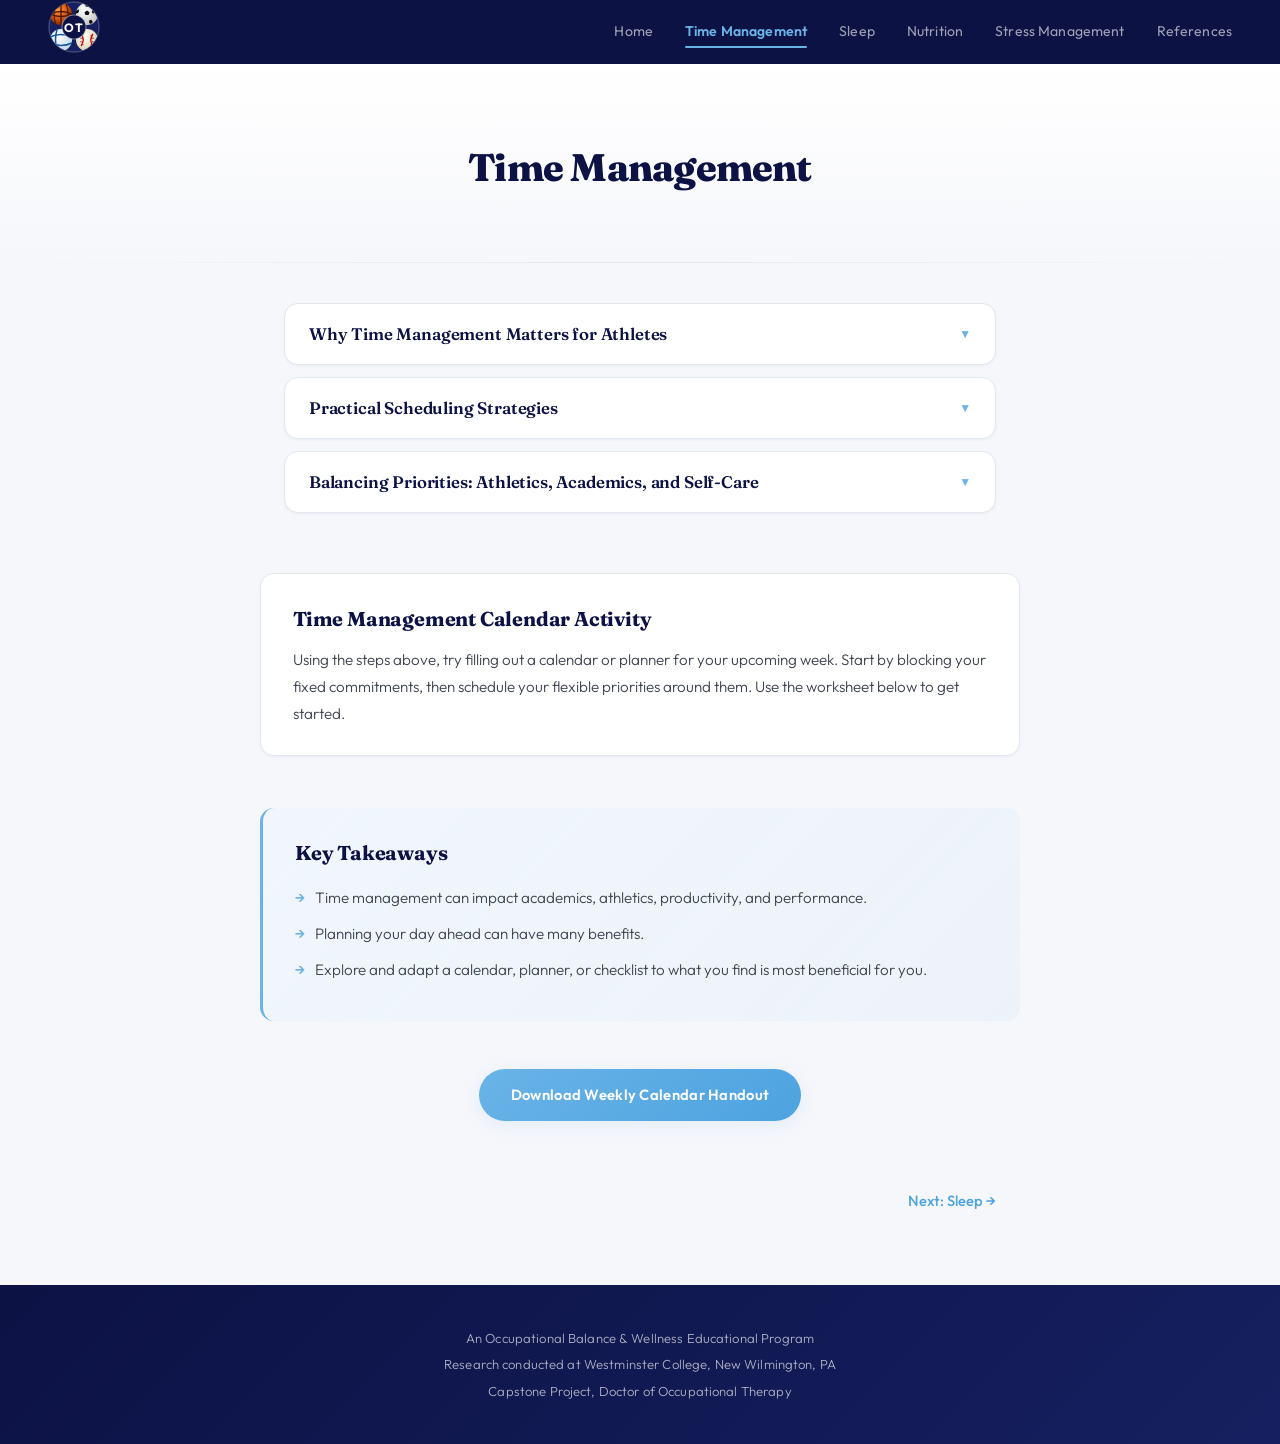
<file: time-management.html>
<!DOCTYPE html>
<html lang="en">
<head>
  <meta charset="UTF-8">
  <meta name="viewport" content="width=device-width, initial-scale=1.0">
  <title>Time Management</title>
  <link rel="preconnect" href="https://fonts.googleapis.com">
  <link rel="preconnect" href="https://fonts.gstatic.com" crossorigin>
  <link href="https://fonts.googleapis.com/css2?family=Fraunces:ital,opsz,wght@0,9..144,300;0,9..144,500;0,9..144,700;0,9..144,800;1,9..144,400&family=Outfit:wght@300;400;500;600&display=swap" rel="stylesheet">
  <link rel="stylesheet" href="styles.css">
</head>
<body>

  <!-- Navigation -->
  <nav class="navbar">
    <a href="index.html" class="site-title">
      <svg width="52" height="52" viewBox="0 0 52 52" xmlns="http://www.w3.org/2000/svg" aria-label="OT Logo">
        <defs>
          <clipPath id="cc"><circle cx="26" cy="26" r="25"/></clipPath>
          <radialGradient id="bg" cx="38%" cy="32%" r="62%" gradientUnits="objectBoundingBox">
            <stop offset="0%" stop-color="#ff9940"/><stop offset="55%" stop-color="#e06010"/><stop offset="100%" stop-color="#983000"/>
          </radialGradient>
          <radialGradient id="sg" cx="38%" cy="32%" r="62%" gradientUnits="objectBoundingBox">
            <stop offset="0%" stop-color="#ffffff"/><stop offset="100%" stop-color="#cccccc"/>
          </radialGradient>
          <radialGradient id="vg" cx="38%" cy="32%" r="62%" gradientUnits="objectBoundingBox">
            <stop offset="0%" stop-color="#ffffff"/><stop offset="100%" stop-color="#c8ddf0"/>
          </radialGradient>
          <radialGradient id="rg" cx="38%" cy="32%" r="62%" gradientUnits="objectBoundingBox">
            <stop offset="0%" stop-color="#fffff4"/><stop offset="100%" stop-color="#ddd6c0"/>
          </radialGradient>
        </defs>
        <circle cx="26" cy="26" r="25" fill="#162060"/>
        <circle cx="26" cy="26" r="25" fill="none" stroke="rgba(255,255,255,0.2)" stroke-width="1.5"/>
        <g clip-path="url(#cc)">
          <circle cx="13" cy="13" r="11" fill="url(#bg)"/>
          <line x1="13" y1="2" x2="13" y2="24" stroke="#4a1400" stroke-width="1.3"/>
          <path d="M 2,13 Q 7.5,10.5 13,10.5 Q 18.5,10.5 24,13" stroke="#4a1400" stroke-width="1.3" fill="none"/>
          <path d="M 2,13 Q 7.5,15.5 13,15.5 Q 18.5,15.5 24,13" stroke="#4a1400" stroke-width="1.3" fill="none"/>
          <path d="M 8,2.5 Q 4,13 8,23.5" stroke="#4a1400" stroke-width="1.1" fill="none"/>
          <path d="M 18,2.5 Q 22,13 18,23.5" stroke="#4a1400" stroke-width="1.1" fill="none"/>
          <circle cx="39" cy="13" r="11" fill="url(#sg)"/>
          <polygon points="39,9.5 41.5,11.2 40.6,14.0 37.4,14.0 36.5,11.2" fill="#111"/>
          <polygon points="39,2.2 40.8,3.8 40.2,5.8 37.8,5.8 37.2,3.8" fill="#111"/>
          <polygon points="45.8,8.2 47.5,10.5 46.2,12.5 44.4,12.2 43.8,10.0" fill="#111"/>
          <polygon points="43.5,18.8 44.8,21.2 43.0,23.0 41.2,22.0 41.0,19.5" fill="#111"/>
          <polygon points="34.5,18.8 35.0,21.2 33.0,23.0 31.2,22.0 31.5,19.5" fill="#111"/>
          <polygon points="30.5,8.2 31.2,10.0 29.8,12.2 28.0,12.5 27.5,10.5" fill="#111"/>
          <circle cx="13" cy="39" r="11" fill="url(#vg)"/>
          <path d="M 2,36 Q 13,31 24,36" stroke="#1255a0" stroke-width="1.5" fill="none"/>
          <path d="M 2,42 Q 13,47 24,42" stroke="#1255a0" stroke-width="1.5" fill="none"/>
          <path d="M 9,28.5 Q 6,39 9,49.5" stroke="#1255a0" stroke-width="1.5" fill="none"/>
          <circle cx="39" cy="39" r="11" fill="url(#rg)"/>
          <path d="M 33,33 C 36,37 36,41 33,45" stroke="#c01010" stroke-width="1.3" fill="none"/>
          <path d="M 45,33 C 42,37 42,41 45,45" stroke="#c01010" stroke-width="1.3" fill="none"/>
          <line x1="33.0" y1="34.8" x2="35.5" y2="34.2" stroke="#c01010" stroke-width="0.9"/>
          <line x1="32.2" y1="37.2" x2="34.7" y2="37.2" stroke="#c01010" stroke-width="0.9"/>
          <line x1="32.2" y1="40.8" x2="34.7" y2="40.8" stroke="#c01010" stroke-width="0.9"/>
          <line x1="33.0" y1="43.2" x2="35.5" y2="43.8" stroke="#c01010" stroke-width="0.9"/>
          <line x1="45.0" y1="34.8" x2="42.5" y2="34.2" stroke="#c01010" stroke-width="0.9"/>
          <line x1="45.8" y1="37.2" x2="43.3" y2="37.2" stroke="#c01010" stroke-width="0.9"/>
          <line x1="45.8" y1="40.8" x2="43.3" y2="40.8" stroke="#c01010" stroke-width="0.9"/>
          <line x1="45.0" y1="43.2" x2="42.5" y2="43.8" stroke="#c01010" stroke-width="0.9"/>
        </g>
        <circle cx="26" cy="26" r="12" fill="#0C1244"/>
        <circle cx="26" cy="26" r="12" fill="none" stroke="rgba(255,255,255,0.4)" stroke-width="1.2"/>
        <text x="26" y="30.5" text-anchor="middle" fill="white" font-size="12" font-weight="700" font-family="Outfit, sans-serif" letter-spacing="1">OT</text>
      </svg>
    </a>
    <button class="hamburger" aria-expanded="false" aria-label="Toggle navigation">
      <span></span>
      <span></span>
      <span></span>
    </button>
    <div class="nav-links">
      <a href="index.html">Home</a>
      <a href="time-management.html" class="active">Time Management</a>
      <a href="sleep-hygiene.html">Sleep</a>
      <a href="nutrition.html">Nutrition</a>
      <a href="stress-management.html">Stress Management</a>
      <a href="references.html">References</a>
    </div>
  </nav>

  <!-- Page Header -->
  <section class="page-header">
    <h1>Time Management</h1>
  </section>

  <!-- Accordion Content -->
  <div class="accordion">
    <div class="accordion-item">
      <button class="accordion-header" aria-expanded="false" aria-controls="tm-section-1">
        <span>Why Time Management Matters for Athletes</span>
        <span class="chevron">▼</span>
      </button>
      <div class="accordion-body" id="tm-section-1">
        <div class="accordion-content">
          <p>Time management can impact all areas of our lives, including academics, athletics, productivity, and performance. Prioritizing time management can help promote areas of both physical and mental health.</p>
        </div>
      </div>
    </div>

    <div class="accordion-item">
      <button class="accordion-header" aria-expanded="false" aria-controls="tm-section-2">
        <span>Practical Scheduling Strategies</span>
        <span class="chevron">▼</span>
      </button>
      <div class="accordion-body" id="tm-section-2">
        <div class="accordion-content">
          <p><strong>Step 1:</strong> Block out high priority and fixed demands such as classes, practices/games, and appointments.</p>
          <p style="margin-top: 12px;"><strong>Step 2:</strong> Add other important tasks around your high priority tasks, such as meals, rest/sleep, homework/studying, recovery, self-care/leisure, and social participation.</p>
          <p style="margin-top: 12px;">For high priority tasks that are not fixed, try to prioritize them earlier in the day when your energy is the highest — for example, homework/studying. Try to organize your tasks in a way that prevents overexertion or overload in your day or week. Remember to fuel your body and take breaks for yourself when you need it to replenish your energy throughout the day.</p>
        </div>
      </div>
    </div>

    <div class="accordion-item">
      <button class="accordion-header" aria-expanded="false" aria-controls="tm-section-3">
        <span>Balancing Priorities: Athletics, Academics, and Self-Care</span>
        <span class="chevron">▼</span>
      </button>
      <div class="accordion-body" id="tm-section-3">
        <div class="accordion-content">
          <p>Use prioritization to determine what tasks have higher priority — for example, meals, sleep, and homework. Adapt this to your own needs.</p>
          <p style="margin-top: 12px;">Planning, prioritization, and time management may promote increased mental energy and physical health so that you can prevent burnout and fatigue throughout the semester or season.</p>
        </div>
      </div>
    </div>
  </div>

  <!-- Calendar Activity -->
  <div class="activity-section">
    <h2>Time Management Calendar Activity</h2>
    <p>Using the steps above, try filling out a calendar or planner for your upcoming week. Start by blocking your fixed commitments, then schedule your flexible priorities around them. Use the worksheet below to get started.</p>
  </div>

  <!-- Key Takeaways -->
  <div class="takeaways-box">
    <h2>Key Takeaways</h2>
    <ul>
      <li>Time management can impact academics, athletics, productivity, and performance.</li>
      <li>Planning your day ahead can have many benefits.</li>
      <li>Explore and adapt a calendar, planner, or checklist to what you find is most beneficial for you.</li>
    </ul>
  </div>

  <!-- Download Section -->
  <div class="download-section">
    <a href="assets/Weekly Calendar- Time Management Handout.pdf" class="download-btn" download>Download Weekly Calendar Handout</a>
  </div>

  <!-- Topic Navigation -->
  <div class="topic-nav">
    <span></span>
    <a href="sleep-hygiene.html">Next: Sleep →</a>
  </div>

  <!-- Footer -->
  <footer class="footer">
    An Occupational Balance &amp; Wellness Educational Program<br>
    Research conducted at Westminster College, New Wilmington, PA<br>
    Capstone Project, Doctor of Occupational Therapy
  </footer>

  <script src="script.js"></script>
</body>
</html>
</file>
<file: styles.css>
/* ============================================
   Balance & Thrive — Shared Stylesheet
   Bento Grid / Editorial Wellness
   ============================================ */

@import url('https://fonts.googleapis.com/css2?family=Fraunces:ital,opsz,wght@0,9..144,300;0,9..144,500;0,9..144,700;0,9..144,800;1,9..144,400&family=Outfit:wght@300;400;500;600&display=swap');

/* --- CSS Custom Properties --- */
:root {
  --navy: #0C1244;
  --navy-light: #162060;
  --light-blue: #69B3E7;
  --light-blue-vivid: #4DA3E0;
  --soft-blue-bg: #f0f6fc;
  --cream: #f6f7fb;
  --white: #FFFFFF;
  --dark-gray: #2a2d35;
  --medium-gray: #3d4250;
  --light-gray: #4a5060;
  --border-light: #e2e8f0;
  --font-heading: 'Fraunces', Georgia, serif;
  --font-body: 'Outfit', sans-serif;
  --shadow-sm: 0 1px 3px rgba(12, 18, 68, 0.05);
  --shadow-md: 0 4px 16px rgba(12, 18, 68, 0.08);
  --shadow-lg: 0 8px 32px rgba(12, 18, 68, 0.12);
  --shadow-glow: 0 4px 20px rgba(105, 179, 231, 0.15);
  --radius: 14px;
  --radius-lg: 20px;
  --bento-gap: 16px;
}

/* --- Reset --- */
*, *::before, *::after {
  box-sizing: border-box;
  margin: 0;
  padding: 0;
}

html {
  scroll-behavior: smooth;
}

body {
  font-family: var(--font-body);
  color: var(--dark-gray);
  line-height: 1.65;
  background-color: var(--cream);
  -webkit-font-smoothing: antialiased;
  -moz-osx-font-smoothing: grayscale;
}

a {
  color: inherit;
  text-decoration: none;
}

ul {
  list-style: none;
}

/* --- Animations --- */
@keyframes fadeUp {
  from {
    opacity: 0;
    transform: translateY(24px);
  }
  to {
    opacity: 1;
    transform: translateY(0);
  }
}

@keyframes fadeIn {
  from { opacity: 0; }
  to { opacity: 1; }
}

/* --- Navigation Bar --- */
.navbar {
  display: flex;
  align-items: center;
  justify-content: space-between;
  padding: 0 48px;
  height: 64px;
  background: var(--navy);
  position: sticky;
  top: 0;
  z-index: 100;
}

.site-title {
  font-family: var(--font-heading);
  font-size: 1.3rem;
  font-weight: 700;
  color: var(--white);
  letter-spacing: -0.01em;
}

.nav-links {
  display: flex;
  gap: 32px;
  align-items: center;
}

.nav-links a {
  font-family: var(--font-body);
  font-size: 0.88rem;
  font-weight: 400;
  color: rgba(255, 255, 255, 0.6);
  letter-spacing: 0.01em;
  transition: color 0.25s ease;
  position: relative;
}

.nav-links a::after {
  content: '';
  position: absolute;
  bottom: -4px;
  left: 0;
  width: 0;
  height: 2px;
  background: var(--light-blue);
  border-radius: 1px;
  transition: width 0.3s cubic-bezier(0.22, 1, 0.36, 1);
}

.nav-links a:hover {
  color: var(--white);
}

.nav-links a:hover::after {
  width: 100%;
}

.nav-links a.active {
  color: var(--light-blue);
  font-weight: 600;
}

.nav-links a.active::after {
  width: 100%;
  background: var(--light-blue);
}

.hamburger {
  display: none;
  background: none;
  border: none;
  cursor: pointer;
  flex-direction: column;
  gap: 5px;
  padding: 6px;
  border-radius: 6px;
  transition: background-color 0.2s;
}

.hamburger:hover {
  background-color: rgba(255, 255, 255, 0.1);
}

.hamburger span {
  display: block;
  width: 22px;
  height: 2px;
  background-color: var(--white);
  border-radius: 2px;
  transition: transform 0.3s, opacity 0.3s;
}

/* =============================================
   BENTO HERO (Homepage Only)
   ============================================= */

.bento-hero {
  padding: 24px 48px 0;
  background: var(--cream);
}

.bento-grid {
  display: grid;
  grid-template-columns: 1fr;
  gap: var(--bento-gap);
  max-width: 1100px;
  margin: 0 auto;
  animation: fadeUp 0.7s cubic-bezier(0.22, 1, 0.36, 1) both;
}

.bento-main {
  background: linear-gradient(145deg, var(--navy) 0%, var(--navy-light) 100%);
  border-radius: var(--radius-lg);
  padding: 56px 48px;
  display: flex;
  flex-direction: column;
  justify-content: center;
  position: relative;
  overflow: hidden;
  min-height: 380px;
}

.bento-main-circle {
  position: absolute;
  border-radius: 50%;
  border: 1px solid rgba(105, 179, 231, 0.12);
  pointer-events: none;
}

.bento-circle-1 {
  width: 300px;
  height: 300px;
  top: -80px;
  right: -60px;
}

.bento-circle-2 {
  width: 200px;
  height: 200px;
  bottom: -40px;
  left: -30px;
  border-color: rgba(105, 179, 231, 0.08);
}

.bento-label {
  display: inline-block;
  text-transform: uppercase;
  letter-spacing: 3px;
  font-size: 0.7rem;
  color: var(--light-blue);
  margin-bottom: 20px;
  font-weight: 600;
  font-family: var(--font-body);
  position: relative;
}

.bento-main h1 {
  font-family: var(--font-heading);
  font-size: 3rem;
  font-weight: 800;
  color: var(--white);
  line-height: 1.12;
  letter-spacing: -0.02em;
  margin-bottom: 16px;
  position: relative;
}

.bento-main p {
  font-size: 1rem;
  color: rgba(255, 255, 255, 0.55);
  line-height: 1.7;
  max-width: 380px;
  font-weight: 300;
  margin-bottom: 28px;
  position: relative;
}

.bento-main .btn-primary {
  align-self: flex-start;
  position: relative;
}

.bento-stat {
  background: var(--soft-blue-bg);
  border-radius: var(--radius-lg);
  padding: 32px 28px;
  display: flex;
  flex-direction: column;
  justify-content: center;
  align-items: center;
  text-align: center;
  animation: fadeUp 0.7s cubic-bezier(0.22, 1, 0.36, 1) 0.1s both;
}

.bento-stat-number {
  font-family: var(--font-heading);
  font-size: 4rem;
  font-weight: 800;
  color: var(--navy);
  line-height: 1;
  letter-spacing: -0.03em;
}

.bento-stat-label {
  font-family: var(--font-body);
  font-size: 0.82rem;
  color: var(--medium-gray);
  text-transform: uppercase;
  letter-spacing: 1.5px;
  margin-top: 8px;
  font-weight: 500;
}

.bento-accent {
  background: var(--light-blue);
  border-radius: var(--radius-lg);
  padding: 28px 24px;
  display: flex;
  flex-direction: column;
  justify-content: center;
  animation: fadeUp 0.7s cubic-bezier(0.22, 1, 0.36, 1) 0.2s both;
}

.bento-accent-title {
  font-family: var(--font-heading);
  font-size: 1.15rem;
  font-weight: 700;
  color: var(--white);
  margin-bottom: 6px;
}

.bento-accent-text {
  font-size: 0.85rem;
  color: rgba(255, 255, 255, 0.8);
  line-height: 1.5;
  font-weight: 300;
}

/* =============================================
   TOPIC CARDS (Homepage)
   ============================================= */

.topics-section {
  padding: 24px 48px 48px;
  background: var(--cream);
}

.topics-grid {
  display: grid;
  grid-template-columns: 1fr 1fr;
  gap: var(--bento-gap);
  max-width: 1100px;
  margin: 0 auto;
}

.topic-card {
  display: flex;
  flex-direction: column;
  background-color: var(--white);
  border-radius: var(--radius-lg);
  padding: 28px 28px 24px;
  transition: transform 0.3s cubic-bezier(0.22, 1, 0.36, 1), box-shadow 0.3s ease;
  box-shadow: var(--shadow-sm);
  position: relative;
  overflow: hidden;
  border: 1px solid var(--border-light);
}

.topic-card:hover {
  transform: translateY(-4px);
  box-shadow: var(--shadow-lg);
  border-color: rgba(105, 179, 231, 0.25);
}

.topic-number {
  font-family: var(--font-heading);
  font-size: 2rem;
  font-weight: 800;
  color: var(--soft-blue-bg);
  line-height: 1;
  margin-bottom: 12px;
  letter-spacing: -0.03em;
  transition: color 0.3s ease;
}

.topic-card:hover .topic-number {
  color: var(--light-blue);
}

.topic-card h3 {
  font-family: var(--font-heading);
  font-size: 1.15rem;
  color: var(--navy);
  margin-bottom: 8px;
  font-weight: 600;
  letter-spacing: -0.01em;
}

.topic-card p {
  font-size: 0.88rem;
  color: var(--light-gray);
  line-height: 1.6;
  font-weight: 300;
  flex-grow: 1;
}

.topic-arrow {
  display: inline-flex;
  align-items: center;
  justify-content: center;
  width: 32px;
  height: 32px;
  border-radius: 50%;
  background: var(--soft-blue-bg);
  color: var(--light-blue);
  font-size: 1rem;
  margin-top: 16px;
  align-self: flex-end;
  transition: background-color 0.3s ease, color 0.3s ease, transform 0.3s ease;
}

.topic-card:hover .topic-arrow {
  background: var(--light-blue);
  color: var(--white);
  transform: translateX(4px);
}

/* --- About Section --- */
.about-section {
  background-color: var(--white);
  padding: 80px 48px;
  text-align: center;
  position: relative;
}

.about-section::before {
  content: '';
  position: absolute;
  top: 0;
  left: 0;
  right: 0;
  height: 1px;
  background: linear-gradient(90deg, transparent, var(--border-light), transparent);
}

.about-section h2 {
  font-family: var(--font-heading);
  font-size: 1.8rem;
  color: var(--navy);
  margin-bottom: 20px;
  font-weight: 700;
  letter-spacing: -0.01em;
}

.about-section p {
  max-width: 660px;
  margin: 0 auto;
  font-size: 1rem;
  color: var(--medium-gray);
  line-height: 1.8;
  font-weight: 300;
}

/* --- Footer --- */
.footer {
  background: linear-gradient(135deg, var(--navy) 0%, var(--navy-light) 100%);
  color: rgba(255, 255, 255, 0.65);
  text-align: center;
  padding: 40px 24px;
  font-size: 0.82rem;
  line-height: 2;
  letter-spacing: 0.01em;
  font-weight: 300;
}

/* =============================================
   TOPIC PAGES
   ============================================= */

/* --- Page Header --- */
.page-header {
  text-align: center;
  padding: 72px 24px 48px;
  background: linear-gradient(180deg, var(--white) 0%, var(--cream) 100%);
  position: relative;
}

.page-header::after {
  content: '';
  position: absolute;
  bottom: 0;
  left: 0;
  right: 0;
  height: 1px;
  background: linear-gradient(90deg, transparent, var(--border-light), transparent);
}

.page-header h1 {
  font-family: var(--font-heading);
  font-size: 2.4rem;
  color: var(--navy);
  margin-bottom: 16px;
  font-weight: 800;
  letter-spacing: -0.02em;
  animation: fadeUp 0.7s cubic-bezier(0.22, 1, 0.36, 1) 0.1s both;
}

.page-header p {
  font-size: 1.05rem;
  color: var(--medium-gray);
  max-width: 560px;
  margin: 0 auto;
  line-height: 1.75;
  font-weight: 300;
  animation: fadeUp 0.7s cubic-bezier(0.22, 1, 0.36, 1) 0.25s both;
}

/* --- Accordion --- */
.accordion {
  max-width: 760px;
  margin: 0 auto;
  padding: 40px 24px 48px;
}

.accordion-item {
  background-color: var(--white);
  margin-bottom: 12px;
  border-radius: var(--radius);
  box-shadow: var(--shadow-sm);
  overflow: hidden;
  border: 1px solid var(--border-light);
  transition: box-shadow 0.3s ease, border-color 0.3s ease;
}

.accordion-item:hover {
  box-shadow: var(--shadow-md);
  border-color: rgba(105, 179, 231, 0.3);
}

.accordion-item.open {
  box-shadow: var(--shadow-md);
  border-color: rgba(105, 179, 231, 0.4);
}

.accordion-header {
  display: flex;
  align-items: center;
  justify-content: space-between;
  width: 100%;
  padding: 20px 24px;
  background: none;
  border: none;
  cursor: pointer;
  font-family: var(--font-heading);
  font-size: 1.05rem;
  font-weight: 600;
  color: var(--navy);
  text-align: left;
  transition: background-color 0.2s;
  letter-spacing: -0.01em;
}

.accordion-header:hover {
  background-color: rgba(240, 246, 252, 0.5);
}

.accordion-header .chevron {
  font-size: 0.75rem;
  transition: transform 0.35s cubic-bezier(0.22, 1, 0.36, 1);
  color: var(--light-blue);
  flex-shrink: 0;
  margin-left: 16px;
}

.accordion-item.open .accordion-header .chevron {
  transform: rotate(180deg);
}

.accordion-body {
  max-height: 0;
  overflow: hidden;
  transition: max-height 0.4s cubic-bezier(0.22, 1, 0.36, 1);
}

.accordion-item.open .accordion-body {
  max-height: 1000px;
}

.accordion-content {
  padding: 0 24px 24px;
  font-size: 0.95rem;
  color: var(--medium-gray);
  line-height: 1.8;
  font-weight: 300;
}

/* --- OT Definition Callout --- */
.ot-definition {
  max-width: 760px;
  margin: 0 auto;
  padding: 28px 32px;
  background: linear-gradient(135deg, var(--navy) 0%, var(--navy-light) 100%);
  border-radius: var(--radius);
  color: var(--white);
}

.ot-definition h2 {
  font-family: var(--font-heading);
  font-size: 1.1rem;
  font-weight: 700;
  color: var(--light-blue);
  margin-bottom: 10px;
  letter-spacing: -0.01em;
}

.ot-definition p {
  font-size: 0.95rem;
  color: rgba(255, 255, 255, 0.8);
  line-height: 1.75;
  font-weight: 300;
}

/* --- Calendar Activity Section --- */
.activity-section {
  max-width: 760px;
  margin: 0 auto 52px;
  padding: 28px 32px;
  background: var(--white);
  border-radius: var(--radius);
  border: 1px solid var(--border-light);
  box-shadow: var(--shadow-sm);
}

.activity-section h2 {
  font-family: var(--font-heading);
  font-size: 1.25rem;
  color: var(--navy);
  margin-bottom: 12px;
  font-weight: 700;
  letter-spacing: -0.01em;
}

.activity-section p {
  font-size: 0.95rem;
  color: var(--medium-gray);
  line-height: 1.75;
  font-weight: 300;
}

/* --- Key Takeaways Box --- */
.takeaways-box {
  max-width: 760px;
  margin: 0 auto 48px;
  padding: 28px 32px;
  background: linear-gradient(135deg, var(--soft-blue-bg) 0%, rgba(105, 179, 231, 0.06) 100%);
  border-left: 3px solid var(--light-blue);
  border-radius: var(--radius);
  position: relative;
}

.takeaways-box h2 {
  font-family: var(--font-heading);
  font-size: 1.25rem;
  color: var(--navy);
  margin-bottom: 16px;
  font-weight: 700;
  letter-spacing: -0.01em;
}

.takeaways-box ul {
  list-style: none;
  padding-left: 0;
}

.takeaways-box li {
  font-size: 0.95rem;
  color: var(--medium-gray);
  margin-bottom: 10px;
  line-height: 1.7;
  font-weight: 300;
  padding-left: 20px;
  position: relative;
}

.takeaways-box li::before {
  content: '\2192';
  position: absolute;
  left: 0;
  color: var(--light-blue);
  font-weight: 500;
}

/* --- Download Button --- */
.download-section {
  text-align: center;
  padding: 0 24px 48px;
}

.download-btn {
  display: inline-block;
  background: linear-gradient(135deg, var(--light-blue) 0%, var(--light-blue-vivid) 100%);
  color: var(--white);
  padding: 14px 32px;
  border-radius: 28px;
  font-family: var(--font-body);
  font-size: 0.92rem;
  font-weight: 600;
  letter-spacing: 0.02em;
  transition: transform 0.25s ease, box-shadow 0.25s ease;
  border: none;
  cursor: pointer;
  box-shadow: var(--shadow-glow);
}

.download-btn:hover {
  transform: translateY(-2px);
  box-shadow: 0 6px 28px rgba(105, 179, 231, 0.3);
}

.download-btn:active {
  transform: translateY(0);
}

/* --- Shared Button --- */
.btn-primary {
  display: inline-block;
  background: linear-gradient(135deg, var(--light-blue) 0%, var(--light-blue-vivid) 100%);
  color: var(--white);
  padding: 14px 36px;
  border-radius: 28px;
  font-family: var(--font-body);
  font-size: 0.95rem;
  font-weight: 600;
  letter-spacing: 0.02em;
  transition: transform 0.25s ease, box-shadow 0.25s ease;
  border: none;
  cursor: pointer;
  box-shadow: var(--shadow-glow);
}

.btn-primary:hover {
  transform: translateY(-2px);
  box-shadow: 0 6px 28px rgba(105, 179, 231, 0.3);
}

.btn-primary:active {
  transform: translateY(0);
}

/* --- Topic Navigation --- */
.topic-nav {
  display: flex;
  justify-content: space-between;
  align-items: center;
  max-width: 760px;
  margin: 0 auto;
  padding: 20px 24px 72px;
}

.topic-nav a {
  font-family: var(--font-body);
  font-size: 0.92rem;
  color: var(--light-blue-vivid);
  font-weight: 500;
  transition: color 0.25s ease, transform 0.25s ease;
  display: inline-flex;
  align-items: center;
  gap: 4px;
}

.topic-nav a:hover {
  color: var(--navy);
  transform: translateX(2px);
}

.topic-nav a:first-child:hover {
  transform: translateX(-2px);
}

/* =============================================
   REFERENCES PAGE
   ============================================= */

.references-container {
  max-width: 760px;
  margin: 0 auto;
  padding: 40px 24px 48px;
}

.references-category {
  background-color: var(--white);
  border-radius: var(--radius);
  border: 1px solid var(--border-light);
  box-shadow: var(--shadow-sm);
  padding: 28px 32px;
  margin-bottom: 20px;
}

.references-category h2 {
  font-family: var(--font-heading);
  font-size: 1.25rem;
  color: var(--navy);
  margin-bottom: 20px;
  font-weight: 700;
  letter-spacing: -0.01em;
  padding-bottom: 12px;
  border-bottom: 2px solid var(--soft-blue-bg);
}

.references-list {
  list-style: none;
  padding-left: 0;
}

.references-list li {
  font-size: 0.9rem;
  color: var(--medium-gray);
  line-height: 1.75;
  font-weight: 300;
  margin-bottom: 16px;
  padding-left: 20px;
  text-indent: -20px;
}

.references-list li:last-child {
  margin-bottom: 0;
}

.references-list li a {
  color: var(--light-blue-vivid);
  word-break: break-all;
  transition: color 0.2s ease;
}

.references-list li a:hover {
  color: var(--navy);
}

/* =============================================
   RESPONSIVE
   ============================================= */

/* --- Tablet (768px) --- */
@media (max-width: 768px) {
  .bento-hero {
    padding: 20px 20px 0;
  }

  .bento-grid {
    grid-template-columns: 1fr;
    grid-template-rows: auto;
  }

  .bento-main {
    grid-row: auto;
    min-height: 300px;
    padding: 40px 32px;
  }

  .bento-main h1 {
    font-size: 2.2rem;
  }

  .bento-grid > .bento-stat,
  .bento-grid > .bento-accent {
    /* Side by side on tablet */
  }

  .topics-section {
    padding: 16px 20px 40px;
  }

  .topics-grid {
    grid-template-columns: 1fr;
    max-width: 500px;
  }

  .nav-links {
    display: none;
    position: absolute;
    top: 64px;
    left: 0;
    right: 0;
    background: var(--navy-light);
    flex-direction: column;
    padding: 16px 48px 24px;
    border-bottom: 1px solid rgba(105, 179, 231, 0.15);
    box-shadow: 0 4px 16px rgba(0, 0, 0, 0.3);
  }

  .nav-links.open {
    display: flex;
  }

  .nav-links a {
    padding: 10px 0;
    font-size: 0.95rem;
  }

  .nav-links a::after {
    display: none;
  }

  .hamburger {
    display: flex;
  }

  .page-header h1 {
    font-size: 1.8rem;
  }

  .about-section {
    padding: 60px 20px;
  }
}

/* --- Mobile (480px) --- */
@media (max-width: 480px) {
  .navbar {
    padding: 0 20px;
  }

  .nav-links {
    padding: 16px 20px 24px;
  }

  .bento-hero {
    padding: 12px 12px 0;
  }

  .bento-main {
    padding: 32px 24px;
    min-height: 260px;
  }

  .bento-main h1 {
    font-size: 1.8rem;
  }

  .bento-main p {
    font-size: 0.9rem;
  }

  .bento-stat {
    padding: 24px 20px;
  }

  .bento-stat-number {
    font-size: 3rem;
  }

  .topics-section {
    padding: 12px 12px 32px;
  }

  .topic-card {
    padding: 22px 20px 18px;
  }

  .topic-number {
    font-size: 1.6rem;
  }

  .page-header {
    padding: 48px 16px 36px;
  }

  .page-header h1 {
    font-size: 1.6rem;
  }

  .accordion {
    padding: 28px 16px 36px;
  }

  .accordion-header {
    padding: 16px 18px;
    font-size: 0.95rem;
  }

  .takeaways-box {
    margin-left: 16px;
    margin-right: 16px;
    padding: 22px 20px;
  }

  .topic-nav {
    padding: 16px 16px 48px;
    flex-direction: column;
    gap: 12px;
  }

  .about-section {
    padding: 48px 16px;
  }

  .footer {
    padding: 32px 16px;
  }
}
</file>
